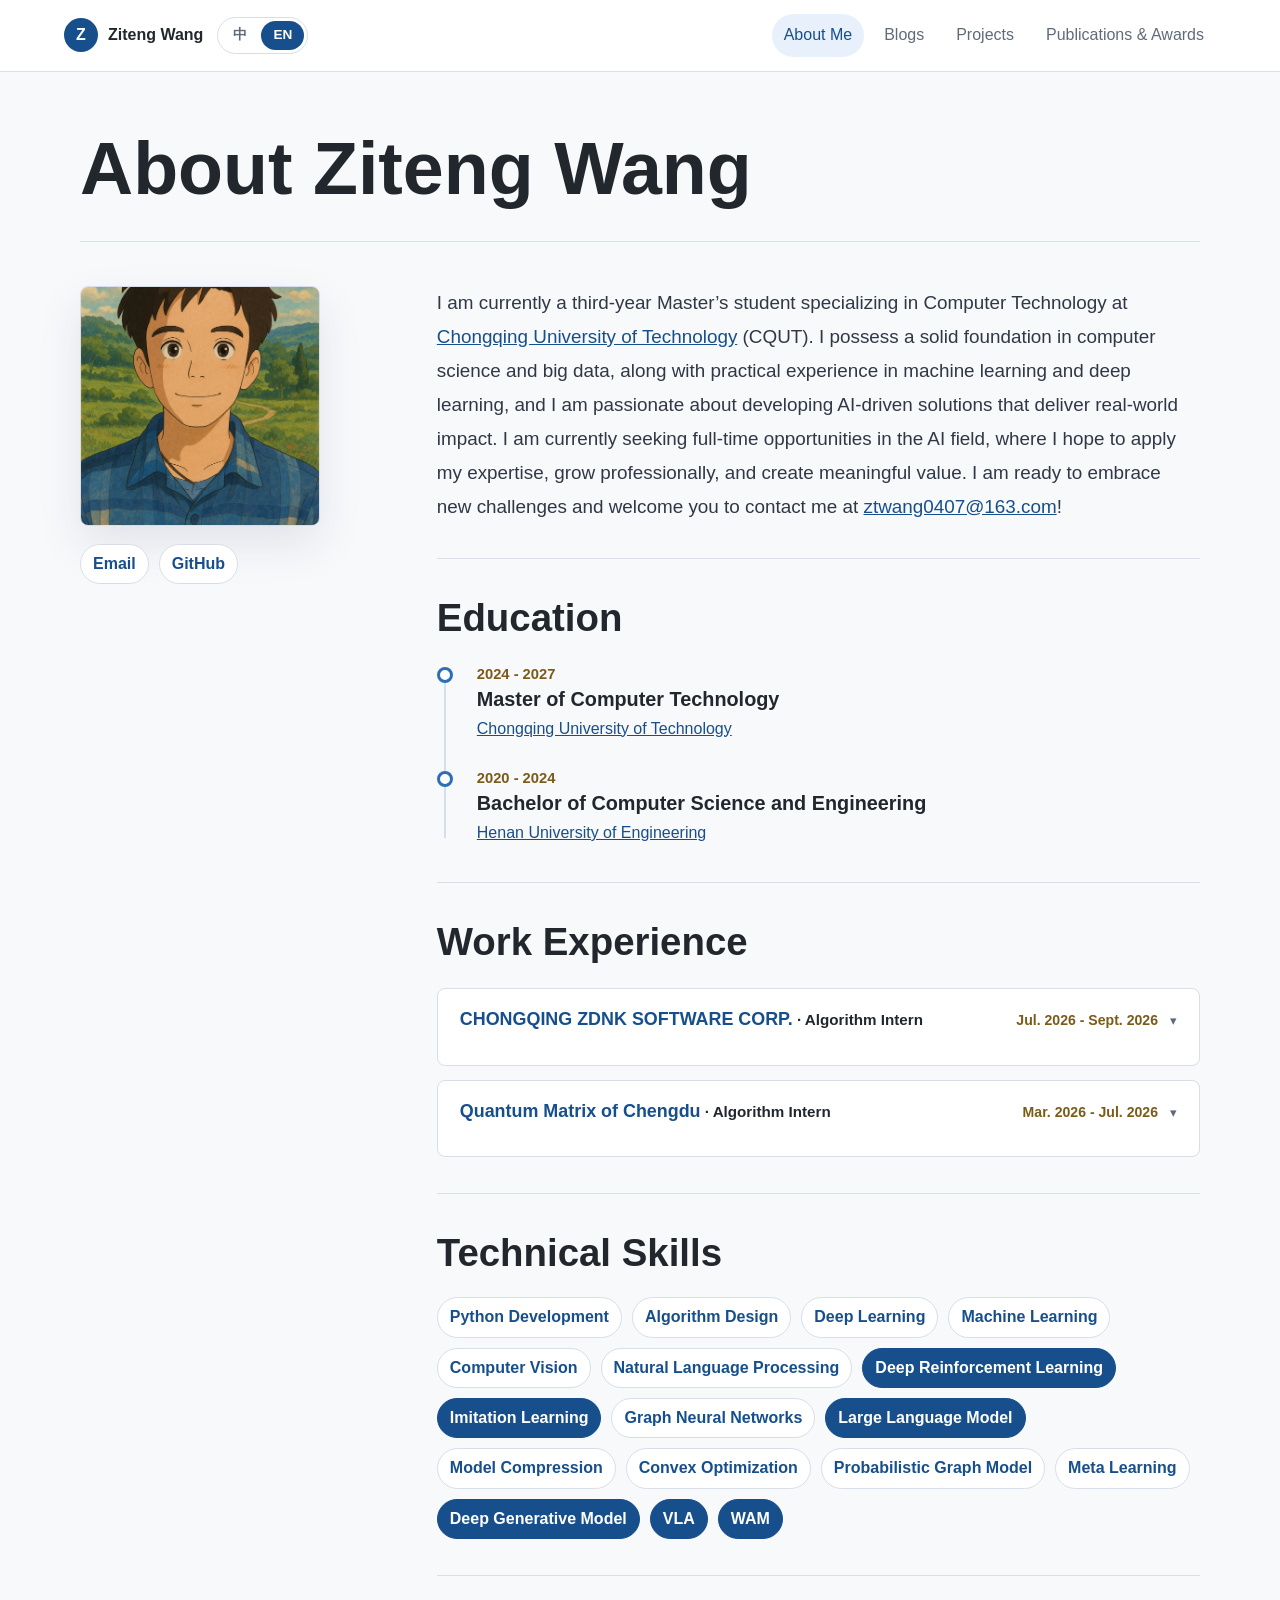
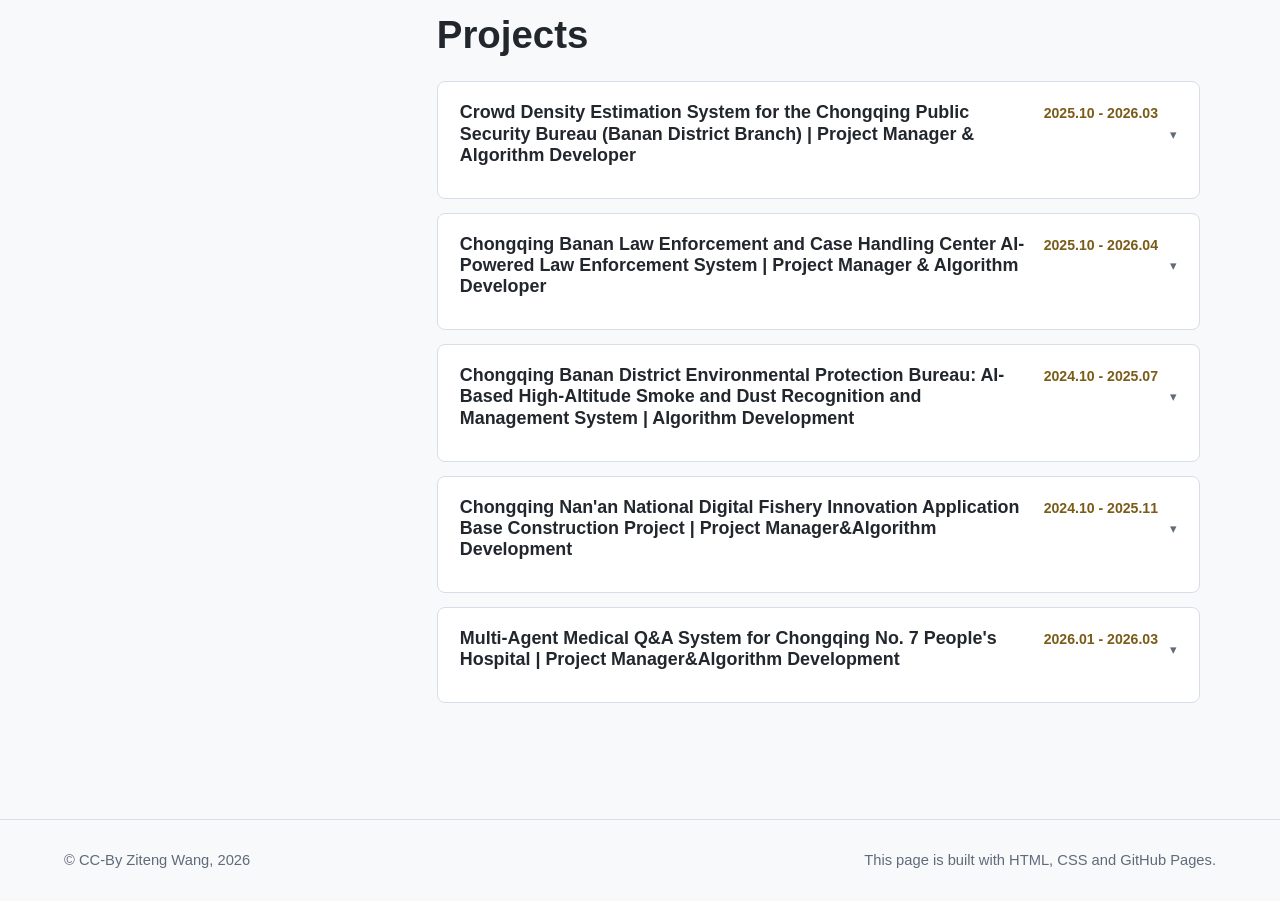
<file: index.html>
<!doctype html>
<html lang="en">
  <head>
    <meta charset="utf-8">
    <meta name="viewport" content="width=device-width, initial-scale=1">
    <meta name="description" content="About Ziteng Wang.">
    <title data-i18n="about.docTitle">About Ziteng Wang</title>
    <link rel="icon" href="assets/images/icon.avif">
    <link rel="stylesheet" href="assets/styles.css?v=20260923">
    <script src="assets/i18n.js?v=2"></script>
  </head>
  <body>
    <header class="site-header">
      <div class="header-left">
        <a class="brand" href="index.html" aria-label="Back to home" data-i18n-attr="aria-label:common.backHome">
          <span class="brand-mark">Z</span>
          <span>Ziteng Wang</span>
        </a>
        <div class="lang-switch" role="group" aria-label="Language" data-i18n-attr="aria-label:common.langSwitch">
          <button class="lang-option" type="button" data-lang="zh" aria-pressed="false" aria-label="切换到中文">中</button>
          <button class="lang-option" type="button" data-lang="en" aria-pressed="true" aria-label="Switch to English">EN</button>
        </div>
      </div>
      <nav class="nav-links" aria-label="Main navigation" data-i18n-attr="aria-label:nav.aria">
        <a aria-current="page" href="index.html" data-i18n="nav.about">About Me</a>
        <a href="articles.html" data-i18n="nav.blogs">Blogs</a>
        <a href="#projects" data-i18n="nav.projects">Projects</a>
        <a href="publish.html" data-i18n="nav.publications">Publications &amp; Awards</a>
      </nav>
    </header>

    <main class="about-page">
      <header class="page-title">
        <h1 data-i18n="about.docTitle">About Ziteng Wang</h1>
      </header>

      <section class="about-layout" aria-labelledby="about-title">
        <aside class="about-entity" aria-label="Profile" data-i18n-attr="aria-label:about.profileAria">
          <img class="about-image" src="assets/images/profile.png" alt="Portrait of Ziteng Wang" data-i18n-attr="alt:about.imageAlt">
          <div class="about-links" aria-label="Profile links" data-i18n-attr="aria-label:about.linksAria">
            <a href="mailto:ztwang0407@163.com" aria-label="Email">Email</a>
            <a href="https://github.com/ztwang0407" aria-label="GitHub">GitHub</a>
          </div>
        </aside>

        <div class="about-content">
          <p class="about-intro" id="about-title" data-i18n-html="about.intro">
            I am currently a third-year Master’s student specializing in Computer Technology at
            <a href="https://www.cqut.edu.cn/">Chongqing University of Technology</a> (CQUT).
            I possess a solid foundation in computer science and big data, along with practical
            experience in machine learning and deep learning, and I am passionate about developing
            AI-driven solutions that deliver real-world impact. I am currently seeking full-time
            opportunities in the AI field, where I hope to apply my expertise, grow professionally,
            and create meaningful value. I am ready to embrace new challenges and welcome you to
            contact me at <a href="mailto:ztwang0407@163.com">ztwang0407@163.com</a>!
          </p>

          <section class="resume-section" aria-labelledby="education-title">
            <h2 id="education-title" data-i18n="about.education">Education</h2>
            <div class="timeline">
              <article class="timeline-item">
                <span class="timeline-dot" aria-hidden="true"></span>
                <div class="timeline-content">
                  <div class="year">2024 - 2027</div>
                  <h3 data-i18n="about.eduMaster">Master of Computer Technology</h3>
                  <p><a href="https://www.cqut.edu.cn/" data-i18n="about.schoolCqut">Chongqing University of Technology</a></p>
                </div>
              </article>
              <article class="timeline-item">
                <span class="timeline-dot" aria-hidden="true"></span>
                <div class="timeline-content">
                  <div class="year">2020 - 2024</div>
                  <h3 data-i18n="about.eduBachelor">Bachelor of Computer Science and Engineering</h3>
                  <p><a href="https://www.haue.edu.cn/" data-i18n="about.schoolHaue">Henan University of Engineering</a></p>
                </div>
              </article>
            </div>
          </section>

          <section class="resume-section" aria-labelledby="experience-title">
            <h2 id="experience-title" data-i18n="about.work">Work Experience</h2>
            <!--
              实习卡片：结构与项目卡片一致（默认折叠只显示标题和时间，悬停展开，移开折叠）。
              写法同项目卡：中文放 class="lang-zh"，英文放 class="lang-en"；
              分点用 <ul class="lang-zh"><li>…</li></ul>，重点用 <span class="hl">…</span>；
              日期走 i18n 词典（about.workY1/Y2/Y3），其余内容直接写在这里。
              注意：下面三段实习的“简介/主要工作”是占位草稿，请按你的真实经历修改。
            -->
            <div class="project-list">

              <article class="project-card">
                <div class="project-head">
                  <h3>
                    <span class="lang-zh"><a href="http://www.zddps.cn/about">重庆正大能科科技有限公司</a><span class="work-role"> · 算法实习生</span></span>
                    <span class="lang-en"><a href="http://www.zddps.cn/about">CHONGQING ZDNK SOFTWARE CORP.</a><span class="work-role"> · Algorithm Intern</span></span>
                  </h3>
                  <span class="project-date" data-i18n="about.workY2">Jul. 2026 - Now</span>
                </div>
                <div class="project-body">
                  <div class="project-body-inner">
                    <p>
                      <span class="lang-zh"><strong class="project-label">实习简介：</strong>设计<strong class="hl">重庆工程学院校园 Agent 助手 (渝小工)</strong>，技术栈为<strong class="hl">Harness Engineering、Deepseek-v4-flash、Text-embedding-3-large、BGE</strong>。原学院 RAG 系统存在多版本制度误引、精确信息召回不稳、Agent 执行不可控、用户反馈无法接收等问题。面向全校师生，将其升级为连接学校官网与教务、学工、财务等校内数据库的问答与资料获取Agent，支撑制度问答、办事指引与官方资料直达。</span>
                      <span class="lang-en"><strong class="project-label">Overview:</strong>Designed an <strong class="hl">AI agent assistant for Chongqing Engineering Institute (nicknamed "Yu Xiaogong")</strong>, built using a technology stack comprising <strong class="hl">Harness Engineering, DeepSeek-v4-flash, text-embedding-3-large, and BGE</strong>. The college’s previous RAG (Retrieval-Augmented Generation) system suffered from issues such as the retrieval of outdated policy versions, inconsistent recall accuracy, unpredictable agent behavior, and a lack of mechanisms for user feedback. This upgraded system serves the entire campus community—students and faculty alike—by connecting the official college website with internal databases (including those for academic affairs, student services, and finance). It functions as an intelligent agent for Q&A and information retrieval, facilitating access to institutional policies, procedural guidance, and official documentation.</span>
                    </p>
                    <p>
                      <span class="lang-zh"><strong class="project-label">主要工作：</strong></span>
                      <span class="lang-en"><strong class="project-label">Main Work:</strong></span>
                    </p>
                    <ul class="lang-zh">
                      <li>基于 <strong class="hl">LangChain </strong>将问答链路编排为“意图识别、查询改写、混合检索、引用生成、结果复核”五段状态，实现意图与部门路由、查询改写、混合检索、引用生成、事实校验、反馈归因六类职能 Agent 并进行统一调度；设计 <strong class="hl">Harness</strong> 约束对全部 Agent 节点进行工具授权、师生身份鉴权与部门数据域隔离、事实校验与自动回滚等操作，杜绝跳过检索的自由作答。</li>
                      <li>意图路由、查询改写、引用生成、事实校验与反馈归因五个 Agent 使用 <strong class="hl">deepseek-v4-flash </strong> 设计，根据职能设计不同 prompt；检索使用 <strong class="hl">Text-embedding-3-large </strong> 与 BM25 词袋模型并使用 <strong class="hl">bge-reranker-v2-m3 </strong> 进行重排。项目整体 200 并发下吞吐由 8.7 req/s 提升至 57.9 req/s，业务域路由准确率 94.2%，单域 P95 3.6 s、跨域 5.4 s。</li>
                      <li><strong class="hl">设计分层 Memory 架构</strong>，将记忆拆分为工作记忆 (存入 <strong class="hl">Redis</strong>)、情景记忆、用户语义记忆、组织知识记忆和程序性策略记忆 (存入 <strong class="hl">MongoDB</strong>)；通过 <strong class="hl">MemoryContextBuilder</strong> 按师生角色权限、时效、级别裁剪上下文，支撑多轮追问与个性化办事指引，避免会话摘要、部门 FAQ 或模型推断被误当成官方制度引用。</li>
                      <li><strong class="hl">设计 Loop 自进化机制</strong>，实现执行、观察、反思、调整和部署闭环流程，采集点赞、点踩、纠错、追问、复制的内容；通过反思过程将 bad case 总结为检索、意图、生成或知识空白原因，并生成 Skill 候选，经历史Trace 回放、稳定哈希灰度和指标监控后发布或回滚。</li>
                    </ul>
                    <ul class="lang-en">
                      <li>Leveraging <strong class="hl">LangChain</strong>, the Q&A pipeline is orchestrated into a five-stage workflow: intent recognition, query rewriting, hybrid retrieval, citation generation, and result verification. This framework employs specialized agents—covering intent/department routing, query rewriting, hybrid retrieval, citation generation, fact-checking, and feedback attribution—under a unified scheduling system. A <strong class="hl">Harness</strong> layer is implemented to enforce constraints across all agent nodes, managing tool authorization, user-role authentication (faculty/student), data-domain isolation, fact-checking, and automated rollbacks, thereby preventing the model from generating ungrounded responses that bypass the retrieval process.</li>
                      <li>The intent routing, query rewriting, citation generation, fact-checking, and feedback attribution agents are powered by <strong class="hl">deepseek-v4-flash</strong>, with tailored prompts for each specific function. Retrieval utilizes <strong class="hl">text-embedding-3-large</strong> combined with the BM25 bag-of-words model, followed by re-ranking via <strong class="hl">bge-reranker-v2-m3</strong>. The system achieves a throughput of 57.9 req/s (up from 8.7 req/s) at 200 concurrent requests, with a 94.2% accuracy rate for domain routing; P95 latency is 3.6 seconds for single-domain queries and 5.4 seconds for cross-domain queries.</li>
                      <li>A <strong class="hl">layered memory architecture</strong> is designed, segmenting memory into working memory (stored in <strong class="hl">Redis</strong>), as well as episodic, user-semantic, organizational-knowledge, and procedural-strategy memories (stored in <strong class="hl">MongoDB</strong>). A <strong class="hl">MemoryContextBuilder</strong> dynamically filters context based on user roles (faculty/student), temporal relevance, and hierarchy. This supports multi-turn follow-up questions and personalized guidance, while ensuring that session summaries, departmental FAQs, or model-generated inferences are not mistakenly presented as official institutional policy.</li> </li>
                      <li><strong class="hl">Design a self-evolving loop mechanism</strong> to establish a closed-loop process—encompassing execution, observation, reflection, adjustment, and deployment—that captures user feedback such as likes, dislikes, corrections, follow-up questions, and content copying. Through the reflection phase, "bad cases" are categorized—identifying issues related to retrieval, intent, generation, or knowledge gaps—and used to generate candidate "Skills." These candidates undergo rigorous validation, including historical trace replay, stable hash-based canary releases, and performance metric monitoring, before being officially deployed or rolled back.</li>
                    </ul>
                  </div>
                </div>
              </article>

              <article class="project-card">
                <div class="project-head">
                  <h3>
                    <span class="lang-zh"><a href="http://www.datamatrixai.com/#/index">成都量子矩阵科技</a><span class="work-role"> · 算法实习生</span></span>
                    <span class="lang-en"><a href="http://www.datamatrixai.com/#/index">Quantum Matrix of Chengdu</a><span class="work-role"> · Algorithm Intern</span></span>
                  </h3>
                  <span class="project-date" data-i18n="about.workY3">Mar. 2026 - Jul. 2026</span>
                </div>
                <div class="project-body">
                  <div class="project-body-inner">
                    <p>
                      <span class="lang-zh"><strong class="project-label">实习简介：</strong>设计通用目标检测自动标注 Agent 系统。用户输入图像目录和待标注类别后，系统自动完成类别理解、检测模型选择、候选框生成、结果校验和标注文档导出，用于降低目标检测数据集构建中的人工初标成本。</span>
                      <span class="lang-en"><strong class="project-label">Overview:</strong> Design an automated annotation agent system for general object detection. After a user provides an image directory and the target object categories, the system automatically handles category interpretation, selection of detection models, generation of candidate bounding boxes, result verification, and export of annotation files—all aimed at reducing the manual labor costs involved in the initial labeling phase of building object detection datasets.</span>
                    </p>
                    <p>
                      <span class="lang-zh"><strong class="project-label">主要工作：</strong></span>
                      <span class="lang-en"><strong class="project-label">Main Work:</strong></span>
                    </p>
                    <ul class="lang-zh">
                      <li>实现 Query Parsing Agent、Detection Agent 等 Agent 架构，并基于 AutoGen 搭建多 Agent 协同流程。</li>
                      <li>使用 <strong class="hl">Qwen3-8B </strong>解析用户输入的标注类别、输出格式、置信度阈值等参数，并进行中英文类别映射和同义词扩展，提升开放词汇检测模型的召回能力。</li>
                      <li>构建检测模型能力元数据库，系统根据类别是否属于常见目标、是否需要开放词汇检测、是否需要边界精修，自动选择不同检测框架的推理路径。</li>
                      <li>使用 <strong class="hl">Qwen2.5-VL </strong>对候选框裁剪区域进行视觉语义校验，并实现 COCO 与 YOLO 标注格式自动导出；在自建多类别测试集上，类别解析准确率达 <strong class="hl">94% </strong>以上，mAP@0.5 达 <strong class="hl">86%</strong> ，标注格式转换正确率达 <strong class="hl">100%。</strong></li>
                    </ul>
                    <ul class="lang-en">
                      <li>Implemented an agent-based architecture—including a Query Parsing Agent and a Detection Agent—and established a multi-agent collaborative workflow using AutoGen.</li>
                      <li>Leveraged <strong class="hl">Qwen3-8B</strong> to parse user-provided parameters—such as annotation categories, output formats, and confidence thresholds—while performing Chinese-to-English category mapping and synonym expansion to enhance the recall of open-vocabulary detection models.</li>
                      <li>Developed a metadata database for detection model capabilities, enabling the system to automatically select the optimal inference path from various detection frameworks based on factors such as whether a category is a common object, requires open-vocabulary detection, or necessitates boundary refinement.</li>
                      <li>Utilized <strong class="hl">Qwen2.5-VL</strong> to perform visual-semantic verification on cropped candidate regions and implemented automated export of annotations into COCO and YOLO formats. On a custom multi-category test set, the system achieved over <strong class="hl">94%</strong> accuracy in category parsing, an mAP@0.5 of <strong class="hl">86%</strong>, and a 100% success rate in annotation format conversion.</li>
                    </ul>
                  </div>
                </div>
              </article>
            </div>
          </section>

          <section class="resume-section" aria-labelledby="skills-title">
            <h2 id="skills-title" data-i18n="about.skills">Technical Skills</h2>
            <div class="tech-tags">
              <span>Python Development</span>
              <span>Algorithm Design</span>
              <span>Deep Learning</span>
              <span>Machine Learning</span>
              <span>Computer Vision</span>
              <span>Natural Language Processing</span>
              <span class="highlight">Deep Reinforcement Learning</span>
              <span class="highlight">Imitation Learning</span>
              <span>Graph Neural Networks</span>
              <span class="highlight">Large Language Model</span>
              <span>Model Compression</span>
              <span>Convex Optimization</span>
              <span>Probabilistic Graph Model</span>
              <span>Meta Learning</span>
              <span class="highlight">Deep Generative Model</span>
              <span class="highlight">VLA</span>
              <span class="highlight">WAM</span>
            </div>
          </section>

          <section class="resume-section" id="projects" aria-labelledby="projects-title">
            <h2 id="projects-title" data-i18n="about.projects">Projects</h2>
            <!--
              在校项目卡片：复制一个 <article class="project-card"> ... </article> 就能新增一个项目。
              双语写法：中文放在 class="lang-zh" 的元素里，英文放在 class="lang-en" 的元素里，
              切换左上角语言时自动二选一显示，不需要改 i18n.js。
              主要工作分点：先写一行标签 <p>…主要工作：…</p>，再用 <ul class="lang-zh"><li>…</li></ul> 分点。
              重点内容高亮：任意文字用 <span class="hl">…</span> 或 <strong class="hl">…</strong> 包起来。
              卡片默认折叠（只显示标题和时间），鼠标悬停自动展开、移开自动折叠（纯 CSS，见 styles.css）；
              内容必须包在 <div class="project-body"> > <div class="project-body-inner"> 里才会参与折叠。
              触屏设备没有 hover，会直接显示完整内容不折叠。
              想让整张卡片可点击：把 <article class="project-card"> 换成 <a class="project-card" href="项目地址">。
            -->
            <div class="project-list">
              <article class="project-card">
                <div class="project-head">
                  <h3>
                    <span class="lang-zh">重庆市公安局巴南区分局人群密度估计系统｜ 项目经理&算法开发</span>
                    <span class="lang-en">Crowd Density Estimation System for the Chongqing Public Security Bureau (Banan District Branch) | Project Manager & Algorithm Developer</span>
                  </h3>
                  <span class="project-date">2025.10 - 2026.03</span>
                </div>
                <div class="project-body">
                  <div class="project-body-inner">
                  <p>
                    <span class="lang-zh"><strong class="project-label">技术栈：</strong>PyTorch、STEERER（HRNet-W18+CountingHead）、密度图后处理（局部极大值检测、连通域分析）</span>
                    <span class="lang-en"><strong class="project-label">Tech Stack:</strong> PyTorch, STEERER (HRNet-W18 + CountingHead), density map post-processing (local maxima detection, connected component analysis)</span>
                  </p>
                  <p>
                    <span class="lang-zh"><strong class="project-label">项目背景：</strong>高空固定摄像头推流至算法平台的多路实时人群密度估计系统：单 GPU 多路并发推理，实时输出人群密度与人数并对区域超限自动预警，已服务演唱会、马拉松等大型活动现场十余次, 如岳云鹏、郭富城重庆演唱会、2025-2026华熙鱼洞跨年活动。</span>
                    <span class="lang-en"><strong class="project-label">Background:</strong> A real-time, multi-stream crowd density estimation system utilizing high-mounted fixed cameras and an AI algorithm platform: the system supports concurrent inference across multiple video streams on a single GPU, providing real-time crowd density and headcount data alongside automatic alerts for capacity limit violations. It has been deployed at over ten large-scale events—including concerts by Yue Yunpeng and Aaron Kwok in Chongqing and the 2025–2026 New Year's Eve celebration at Huaxi Yudong.</span>
                  </p>
                  <p>
                    <span class="lang-zh"><strong class="project-label">主要工作：</strong></span>
                    <span class="lang-en"><strong class="project-label">Main Work:</strong></span>
                  </p>
                  <ul class="lang-zh">
                    <li>基于<strong class="hl">STEERER</strong>构建多摄像头实时人群密度估计系统，采用<strong class="hl">HRNet-W18</strong>骨干与密度回归<strong class="hl">CountingHead</strong>，通过 MOE 多分辨率融合缓解人头尺度差异，输出像素级密度图，实现大型活动现场人群数量统计与超限预警。</li>
                    <li>为解决单 GPU 多路视频并发下的实时性问题，设计<strong class="hl">取流—推理解耦</strong>管线：各路摄像头独立拉流解码、抽帧入队，经固定容量缓冲仅保留最新帧、丢弃陈旧帧，推理端统一调度消费，避免帧堆积导致延迟膨胀，保障多路并发下的端到端实时性。</li>
                    <li>针对夜间低光场景的计数鲁棒性问题，设计密度图后处理算法：以<strong class="hl">高斯滤波和阈值积分</strong>抑制噪点假密度、防止计数系统性偏高，通过<strong class="hl">局部极大值搜索</strong>提取人头候选峰、结合连通域统计聚合粘连密度团，从密度图恢复人员位置与计数，解决高密度场景的饱和低估，复杂场景人群计数由约<span class="hl">700人</span>修正至<span class="hl">8000</span>人量级，准确率达<span class="hl">90%</span>以上。</li>
                  </ul>
                  <ul class="lang-en">
                    <li>Developed a multi-camera, real-time crowd density estimation system based on <strong class="hl">STEERER</strong>, utilizing the <strong class="hl">HRNet-W18</strong> backbone and a density regression <strong class="hl">CountingHead</strong>. The system employs a Mixture-of-Experts (MoE) multi-resolution fusion strategy to mitigate head-scale variations and outputs pixel-level density maps, enabling crowd counting and capacity-limit alerts for large-scale events.</li>
                    <li>To address real-time performance challenges associated with concurrent multi-stream processing on a single GPU, a <strong class="hl">stream-inference decoupling</strong> pipeline was designed. Each camera stream independently handles decoding and frame sampling; a fixed-capacity buffer retains only the latest frames while discarding stale ones, and a unified scheduler manages consumption for inference. This prevents latency spikes caused by frame accumulation, ensuring end-to-end real-time performance during concurrent multi-stream processing.</li>
                    <li>To enhance counting robustness in low-light night scenes, a density map post-processing algorithm was developed. <strong class="hl">Gaussian filtering and thresholded integration</strong> are used to suppress noise-induced false density and prevent systematic overcounting. <strong class="hl">Local maxima search</strong> extracts candidate head peaks, while connected-component statistics aggregate merged density clusters; this approach recovers individual locations and counts from the density map, resolving the saturation-induced underestimation typical of high-density scenarios. Consequently, the crowd count for complex scenes was corrected from approximately <span class="hl">700</span> to the <span class="hl">8,000</span> range, achieving an accuracy exceeding <span class="hl">90%</span>.</li>
                  </ul>
                  </div>
                </div>
              </article>

              <article class="project-card">
                <div class="project-head">
                  <h3>
                    <span class="lang-zh">重庆巴南执法办案中心AI智能执法办案系统｜ 项目经理&算法开发</span>
                    <span class="lang-en">Chongqing Banan Law Enforcement and Case Handling Center AI-Powered Law Enforcement System | Project Manager & Algorithm Developer</span>
                  </h3>
                  <span class="project-date">2025.10 - 2026.04</span>
                </div>
                <div class="project-body">
                  <div class="project-body-inner">
                  <p>
                    <span class="lang-zh"><strong class="project-label">技术栈：</strong>PyTorch、YOLOv10、YOLOv10-Pose、AdaFace、ByteTrack</span>
                    <span class="lang-en"><strong class="project-label">Tech Stack:</strong> PyTorch、YOLOv10、YOLOv10-Pose、AdaFace、ByteTrack</span>
                  </p>
                  <p>
                    <span class="lang-zh"><strong class="project-label">项目背景：</strong>基于监控摄像头的中心安防系统：以 AdaFace 人脸识别完成人员身份注册与核验，以 YOLOv10 检测、YOLOv10-Pose 姿态估计与 ByteTrack 多目标跟踪支撑人员定位巡查，对攀高、倒地、睡岗、非法斗殴、擅自离岗五类异常行为实时判定，自动预警上报至告警消息中心。</span>
                    <span class="lang-en"><strong class="project-label">Background:</strong> A centralized security system based on surveillance cameras: It utilizes AdaFace for personnel identity registration and verification, and employs YOLOv10 detection, YOLOv10-Pose estimation, and ByteTrack multi-object tracking to support personnel localization and patrols. The system performs real-time detection of five types of abnormal behaviors—climbing to heights, falling down, sleeping on duty, fighting, and unauthorized absence—and automatically issues alerts to the alarm notification center.</span>
                  </p>
                  <p>
                    <span class="lang-zh"><strong class="project-label">主要工作：</strong></span>
                    <span class="lang-en"><strong class="project-label">Main Work:</strong></span>
                  </p>
                  <ul class="lang-zh">
                    <li>基于 <strong class="hl">AdaFace</strong> 构建人脸注册、识别、检测 REST 服务，支持请求队列削峰与健康检查；针对侧脸、遮挡等复杂视角引入多角度模板匹配与分级阈值策略，识别通过率由<span class="hl">50%</span>提升至<span class="hl">90%</span>。</li>
                    <li>基于 <strong class="hl">YOLOv10-Pose</strong> 输出的 17 个人体关键点构建行为判定管线，实现倒地、睡岗、非法斗殴检测：倒地以肩髋关键点构成的躯干向量与竖直方向夹角为主特征，联合目标框宽高比与关键点置信度做高召回判定与强过滤，经连续多帧状态确认后触发，误报率由<span class="hl">70%</span>降低至<span class="hl">15%</span>；睡岗以头部关键点跌破肩部连线的低头姿态，叠加关键点长时间低运动方差联合判定，规避低头取物等瞬时动作误报；斗殴对近距离人员对计算腕、肘关键点帧间运动速度与挥臂频率，结合轨迹接近程度多帧确认后触发。</li>
                    <li>基于 <strong class="hl">ByteTrack</strong> 实现跨帧跟踪与擅自离岗判定：将人脸识别身份与跟踪 ID 绑定，在岗人员轨迹连续断开 6 帧即判定擅自离岗并上报告警中心，目标重新检出后重连轨迹、恢复在岗状态。</li>
                    <li>基于 <strong class="hl">YOLOv10</strong> 在自定义 AOI 危险区域内进行攀高判定：区域以多边形描述，支持从 JSON 文件按摄像头源加载与动态更新，结合目标框与区域的空间关系判定入侵，并设置告警冷却窗口避免重复告警刷屏。</li>
                  </ul>
                  <ul class="lang-en">
                    <li>Developed REST services for face registration, recognition, and detection based on <strong class="hl">AdaFace</strong>, featuring request queueing for traffic smoothing and health checks; implemented multi-angle template matching and tiered threshold strategies to handle complex perspectives such as profile views and occlusions, increasing the recognition pass rate from <span class="hl">50%</span> to <span class="hl">90%</span>.</li>
                    <li>Built an action analysis pipeline using 17 human keypoints from <strong class="hl">YOLOv10-Pose</strong> to detect falls, sleeping on duty, and fighting: fall detection relies primarily on the angle between the vertical axis and the torso vector (formed by shoulder and hip keypoints), combined with bounding box aspect ratios and keypoint confidence scores to ensure high recall and effective filtering—triggering only after state confirmation across multiple consecutive frames, which reduced the false positive rate from <span class="hl">70%</span> to <span class="hl">15%</span>; sleeping-on-duty detection identifies a "head-down" posture (where the head keypoint drops below the line connecting the shoulders) combined with low keypoint movement variance over time to avoid false positives from momentary actions like picking up an object; fighting detection monitors close-proximity individuals by calculating inter-frame movement speeds and arm-swing frequencies of wrist and elbow keypoints, triggering an alert after multi-frame confirmation based on trajectory proximity.</li>
                    <li>Implemented cross-frame tracking and unauthorized absence detection using <strong class="hl">ByteTrack</strong>: linked face recognition identities with tracking IDs; unauthorized absence is flagged and reported to the alarm center if an on-duty person's trajectory is interrupted for 6 consecutive frames, with automatic trajectory reconnection and status restoration upon re-detection.</li>
                    <li>Implemented high-altitude climbing detection within custom AOI (Area of ​​Interest) danger zones using <strong class="hl">YOLOv10</strong>: zones are defined as polygons and support loading/dynamic updates from JSON files based on camera sources; intrusion is determined by the spatial relationship between the bounding box and the zone, with an alarm cooldown window configured to prevent alert flooding.</li>
                  </ul>
                  </div>
                </div>
              </article>

              <article class="project-card">
                <div class="project-head">
                  <h3>
                    <span class="lang-zh">重庆市巴南区环保局高空烟尘 AI 识别管理系统｜ 算法开发</span>
                    <span class="lang-en">Chongqing Banan District Environmental Protection Bureau: AI-Based High-Altitude Smoke and Dust Recognition and Management System | Algorithm Development</span>
                  </h3>
                  <span class="project-date">2024.10 - 2025.07</span>
                </div>
                <div class="project-body">
                  <div class="project-body-inner">
                  <p>
                    <span class="lang-zh"><strong class="project-label">技术栈：</strong>PyTorch、YOLOv5、射线法</span>
                    <span class="lang-en"><strong class="project-label">Tech Stack:</strong> PyTorch, YOLOv5, ray-casting method</span>
                  </p>
                  <p>
                    <span class="lang-zh"><strong class="project-label">项目背景：</strong>通过视频 AI 监控系统自动识别和定位企业排放以及无组织焚烧等产生的烟雾并实时推送报警。</span>
                    <span class="lang-en"><strong class="project-label">Background:</strong> An AI-based video monitoring system automatically identifies and pinpoints smoke—such as that from industrial emissions or uncontrolled open burning—and issues real-time alerts.</span>
                  </p>
                  <p>
                    <span class="lang-zh"><strong class="project-label">主要工作：</strong></span>
                    <span class="lang-en"><strong class="project-label">Main Work:</strong></span>
                  </p>
                  <ul class="lang-zh">
                    <li>训练 <strong class="hl">YOLOv5</strong> 模型，将 <strong class="hl">pytorch</strong> 模型转换适用于瑞芯的<strong class="hl">RKNN</strong>模型格式并进行相应部署。</li>
                    <li>通过摄像头点位识别、射线法与区域判断方法设计摄像头点位划分和画面划分，解决目标区域定位问题。</li>
                    <li>通过图像差分开发静态过滤算法，模型对摄像头上的水珠及远景白色建筑物等静态物体的误报率由<span class="hl">30%</span>降至<span class="hl">5%</span>。</li>
                  </ul>
                  <ul class="lang-en">
                    <li>Train a <strong class="hl">YOLOv5</strong> model, convert the <strong class="hl">PyTorch</strong> model into the <strong class="hl">RKNN</strong> format compatible with Rockchip hardware, and deploy it accordingly.</li>
                    <li>Address target area localization by designing camera placement and image segmentation strategies using camera point identification, ray-casting, and region-based analysis.</li>
                    <li>Develop a static filtering algorithm based on image differencing, reducing the model's false-positive rate for static objects—such as water droplets on the camera lens and distant white buildings—from <span class="hl">30%</span> to <span class="hl">5%</span>.</li>
                  </ul>
                  </div>
                </div>
              </article>
              
              <article class="project-card">
                <div class="project-head">
                  <h3>
                    <span class="lang-zh">重庆南岸国家数字渔业创新应用基地建设项目 ｜ 项目经理&算法开发</span>
                    <span class="lang-en">Chongqing Nan'an National Digital Fishery Innovation Application Base Construction Project | Project Manager&Algorithm Development</span>
                  </h3>
                  <span class="project-date">2024.10 - 2025.11</span>
                </div>
                <div class="project-body">
                  <div class="project-body-inner">
                  <p>
                    <span class="lang-zh"><strong class="project-label">技术栈：</strong>PyTorch、YOLOv5、DeepLabV3+、OpenCV</span>
                    <span class="lang-en"><strong class="project-label">Tech Stack:</strong> PyTorch、YOLOv5、DeepLabV3+、OpenCV</span>
                  </p>
                  <p>
                    <span class="lang-zh"><strong class="project-label">项目背景：</strong>通过无人机、无人船以及定点摄像头的视频流进行 AI 识别，实现对水库内钓鱼、游泳等非法常见的自动识别和定位，并向管理员发送警报和对无人机、无人船进行相应调度。</span>
                    <span class="lang-en"><strong class="project-label">Background:</strong> AI-based video analysis using drones, unmanned surface vessels (USVs), and fixed cameras enables the automatic detection and localization of common illicit activities—such as fishing and swimming—within the reservoir, while simultaneously triggering alerts for administrators and coordinating the deployment of drones and USVs.</span>
                  </p>
                  <p>
                    <span class="lang-zh"><strong class="project-label">主要工作：</strong></span>
                    <span class="lang-en"><strong class="project-label">Main Work:</strong></span>
                  </p>
                  <ul class="lang-zh">
                    <li>通过爬虫和实地拍摄的方式采集数据，训练 <strong class="hl">YOLOv5</strong> 目标检测模型与 <strong class="hl">DeepLabV3+</strong> 语义分割模型，并将 <strong class="hl">PyTorch</strong> 模型转换成 <strong class="hl">OM</strong> 模型格式，部署至<strong class="hl">华为昇腾 310</strong> 完成端侧推理。</li>
                    <li>为解决实地数据稀少、检测不精确的问题，开发<strong class="hl">多模型联合检测过滤</strong>算法；开发空间过滤算法，处理同一事件重复报警问题。</li>
                    <li>设计<strong class="hl">游泳、钓鱼、人员聚集、水面漂浮物、山火</strong> 5 类场景检测体系：漂浮物与山火基于<strong class="hl"> YOLOv5s </strong>训练对应下游识别模型，统一接入告警过滤与上报链路。</li>
                    <li>基于 <strong class="hl">YOLOv5-Pose</strong> 人体关键点设计游泳/钓鱼行为判别算法：以躯干倾角（肩中点—髋中点连线与竖直方向夹角）一级区分直立与水平姿态，以下肢关键点可见性（水体遮挡导致置信度衰减）与持竿手臂特征（双腕低于肩线、间距收窄）二级细分，关键点模糊样本下沉至水域分割兜底。</li>
                    <li>针对岸边观赏风景被误判为钓鱼的问题，设计基于 <strong class="hl">DeepLabV3+</strong> 水面分割的区域上下文过滤算法：以检测框左上角、右下角为直径端点作圆，统计圆内水域像素占比，占比处于 <span class="hl">30%~50%</span> 区间判定为钓鱼，形成“姿态判别 + 区域上下文”双级误报抑制。</li>
                    <li>人员聚集检测：基于 <strong class="hl">YOLOv5s</strong> 人体检测结果，以检测框中心点欧氏距离判定人员接近关系（距离 小于0.5m 判为接近），接近人数超过 4 人时触发聚集告警。</li>
                  </ul>
                  <ul class="lang-en">
                    <li>Collected data via web scraping and on-site photography to train <strong class="hl">YOLOv5</strong> object detection and <strong class="hl">DeepLabV3+</strong> semantic segmentation models; converted <strong class="hl">PyTorch</strong> models to <strong class="hl">OM</strong> format and deployed them on the <strong class="hl">Huawei Ascend 310</strong> for edge-side inference.</li>
                    <li>Developed a <strong class="hl">multi-model joint detection and filtering</strong> algorithm to address issues with data scarcity and detection inaccuracy; developed a spatial filtering algorithm to handle duplicate alarms for the same event.</li>
                    <li>Designed a detection system covering five scenarios: <strong class="hl">swimming, fishing, crowd gathering, floating debris, and wildfires</strong>. Specialized downstream recognition models based on <strong class="hl">YOLOv5s</strong> were trained for floating debris and wildfires, with all scenarios integrated into a unified alarm filtering and reporting pipeline.</li>
                    <li>Designed algorithms to identify swimming and fishing behaviors using <strong class="hl">YOLOv5-Pose</strong> human keypoint detection: a primary classification distinguishes between upright and horizontal postures based on torso inclination (the angle between the vertical axis and the line connecting the mid-shoulder and mid-hip points); a secondary classification refines this based on lower-limb keypoint visibility (confidence degradation due to water occlusion) and rod-holding arm characteristics (both wrists below shoulder line, reduced distance between wrists); samples with ambiguous keypoints are handled by a fallback water-area segmentation mechanism.</li>
                    <li>To address false positives where people sightseeing on the shore were misidentified as fishing, designed a region-context filtering algorithm based on <strong class="hl">DeepLabV3+</strong> water-surface segmentation: a circle is drawn using the top-left and bottom-right corners of the detection box as diameter endpoints, and the proportion of water-area pixels within the circle is calculated; a proportion in the <span class="hl">30%–50%</span> range triggers a fishing classification, establishing a two-stage false-alarm suppression strategy combining "posture analysis" and "region context."</li>
                    <li>Crowd gathering detection: Based on <strong class="hl">YOLOv5s</strong> human detection results, proximity between individuals is determined by the Euclidean distance between the centers of the detection boxes (a distance of less than 0.5m is classified as "close proximity"); a gathering alert is triggered when the number of individuals in close proximity exceeds four.</li>
                  </ul>
                  </div>
                </div>
              </article>

              <article class="project-card">
                <div class="project-head">
                  <h3>
                    <span class="lang-zh">重庆市第七人民医院医疗多 Agent 问答系统 ｜ 项目经理&算法开发</span>
                    <span class="lang-en">Multi-Agent Medical Q&A System for Chongqing No. 7 People's Hospital | Project Manager&Algorithm Development</span>
                  </h3>
                  <span class="project-date">2026.01 - 2026.03</span>
                </div>
                <div class="project-body">
                  <div class="project-body-inner">
                  <p>
                    <span class="lang-zh"><strong class="project-label">技术栈：</strong>:Qwen3.5-9B、SFT、GSPO</span>
                    <span class="lang-en"><strong class="project-label">Tech Stack:</strong> Qwen3.5-9B、SFT、GSPO</span>
                  </p>
                  <p>
                    <span class="lang-zh"><strong class="project-label">项目背景：</strong>围绕长尾医疗推理与安全回答数据稀缺问题，开展医疗数据合成与模型能力增强; 同时面向传统单 Agent 医疗问答在复杂问题分析、多轮理解、响应效率和安全约束方面的不足，构建多症状、多维度咨询场景下的医疗智能问答系统。</span>
                    <span class="lang-en"><strong class="project-label">Background:</strong> To address the scarcity of data for long-tail medical reasoning and safe response generation, this project focuses on medical data synthesis and the enhancement of model capabilities. Furthermore, to overcome the limitations of traditional single-agent medical Q&A systems—such as difficulties in analyzing complex queries, challenges in multi-turn comprehension, suboptimal response efficiency, and inadequate adherence to safety constraints—we are developing an intelligent medical Q&A system designed for multi-symptom, multi-dimensional consultation scenarios.</span>
                  </p>
                  <p>
                    <span class="lang-zh"><strong class="project-label">主要工作：</strong></span>
                    <span class="lang-en"><strong class="project-label">Main Work:</strong></span>
                  </p>
                  <ul class="lang-zh">
                    <li>针对长尾医疗推理和安全回答短板，构建能力感知数据合成流程，通过<strong class="hl">多 Agent 协作生成高质量训练数据</strong>; 基于 <strong class="hl">Qwen3.5-9B </strong>进行医疗问答 SFT，以六维 Rubric 用于能力诊断、数据筛选、质量评估和安全性控制。收集 3,304 条高质量 SFT 样本和 800 条高难度评测集; 经 SFT 优化后，5 项 benchmark 均分 48.7 提升至 57.7。</li>
                    <li>基于 <strong class="hl">Qwen3.5-9B </strong>训练医疗问答 VLM 作为 3 类医疗 Agent 的核心推理引擎，采用 <strong class="hl">SFT+GSPO </strong>两阶段优化，别使用 40 万/10 万条医疗 VQA 数据; 设计多维度复合奖励机制，从医学事实一致性、推理完整性、回答安全性和格式规范性等维度优化模型输出质量。</li>
                    <li>将医疗问答能力拆分为 7 类原子 Skill, 并由 3 类专业 Agent 按任务自主调用, 之间完全解耦;70% 单 Agent与 30%Swarm 协作，实现复杂问题自动拆解、多 Agent 并行推理与共享上下文同步。</li>
                    <li>构建双层记忆与熵管理机制，实现会话历史压缩 35% 与跨会话相似案例召回; 结合安全约束系统，通过YAML 定义 Agent 能力边界，并支持医疗安全输出修复。</li>
                  </ul>
                  <ul class="lang-en">
                    <li>To address shortcomings in long-tail medical reasoning and safe response generation, we developed a capability-aware data synthesis pipeline that leverages <strong class="hl">multi-agent collaboration to produce high-quality training data</strong>. We performed Supervised Fine-Tuning (SFT) on the <strong class="hl">Qwen3.5-9B</strong> model for medical Q&A, utilizing a six-dimensional rubric for capability diagnosis, data filtering, quality assessment, and safety control. This process yielded 3,304 high-quality SFT samples and an 800-item, high-difficulty evaluation set. Following SFT optimization, the average score across five benchmarks improved from 48.7 to 57.7.</li>
                    <li>We trained a medical Q&A Vision-Language Model (VLM) based on <strong class="hl">Qwen3.5-9B</strong> to serve as the core reasoning engine for three types of medical agents. The model underwent a two-stage optimization process—<strong class="hl">SFT followed by GSPO</strong>—using 400,000 and 100,000 medical VQA samples, respectively. A multi-dimensional composite reward mechanism was implemented to enhance output quality by evaluating factors such as medical factual consistency, reasoning completeness, response safety, and adherence to formatting standards.</li>
                    <li>Medical Q&A capabilities were decomposed into seven distinct "atomic skills," which are independently invoked by three types of specialized agents—ensuring full decoupling between them. A hybrid operational model—comprising 70% single-agent execution and 30% swarm-based collaboration—enables the automated decomposition of complex queries, parallel reasoning across multiple agents, and synchronized sharing of context.</li>
                    <li>We established a dual-layer memory and entropy management mechanism, achieving a 35% reduction in conversation history size while enabling the retrieval of similar cases from past sessions. Furthermore, a safety constraint system—defined via YAML—establishes the operational boundaries for each agent and supports the correction of medical outputs to ensure safety.</li>
                  </ul>
                  </div>
                </div>
              </article>
              
            </div>
          </section>
        </div>
      </section>
    </main>

    <footer class="site-footer">
      <span>© CC-By Ziteng Wang, 2026</span>
      <span data-i18n="footer.built">This page is built with HTML, CSS and GitHub Pages.</span>
    </footer>
  </body>
</html>
</file>
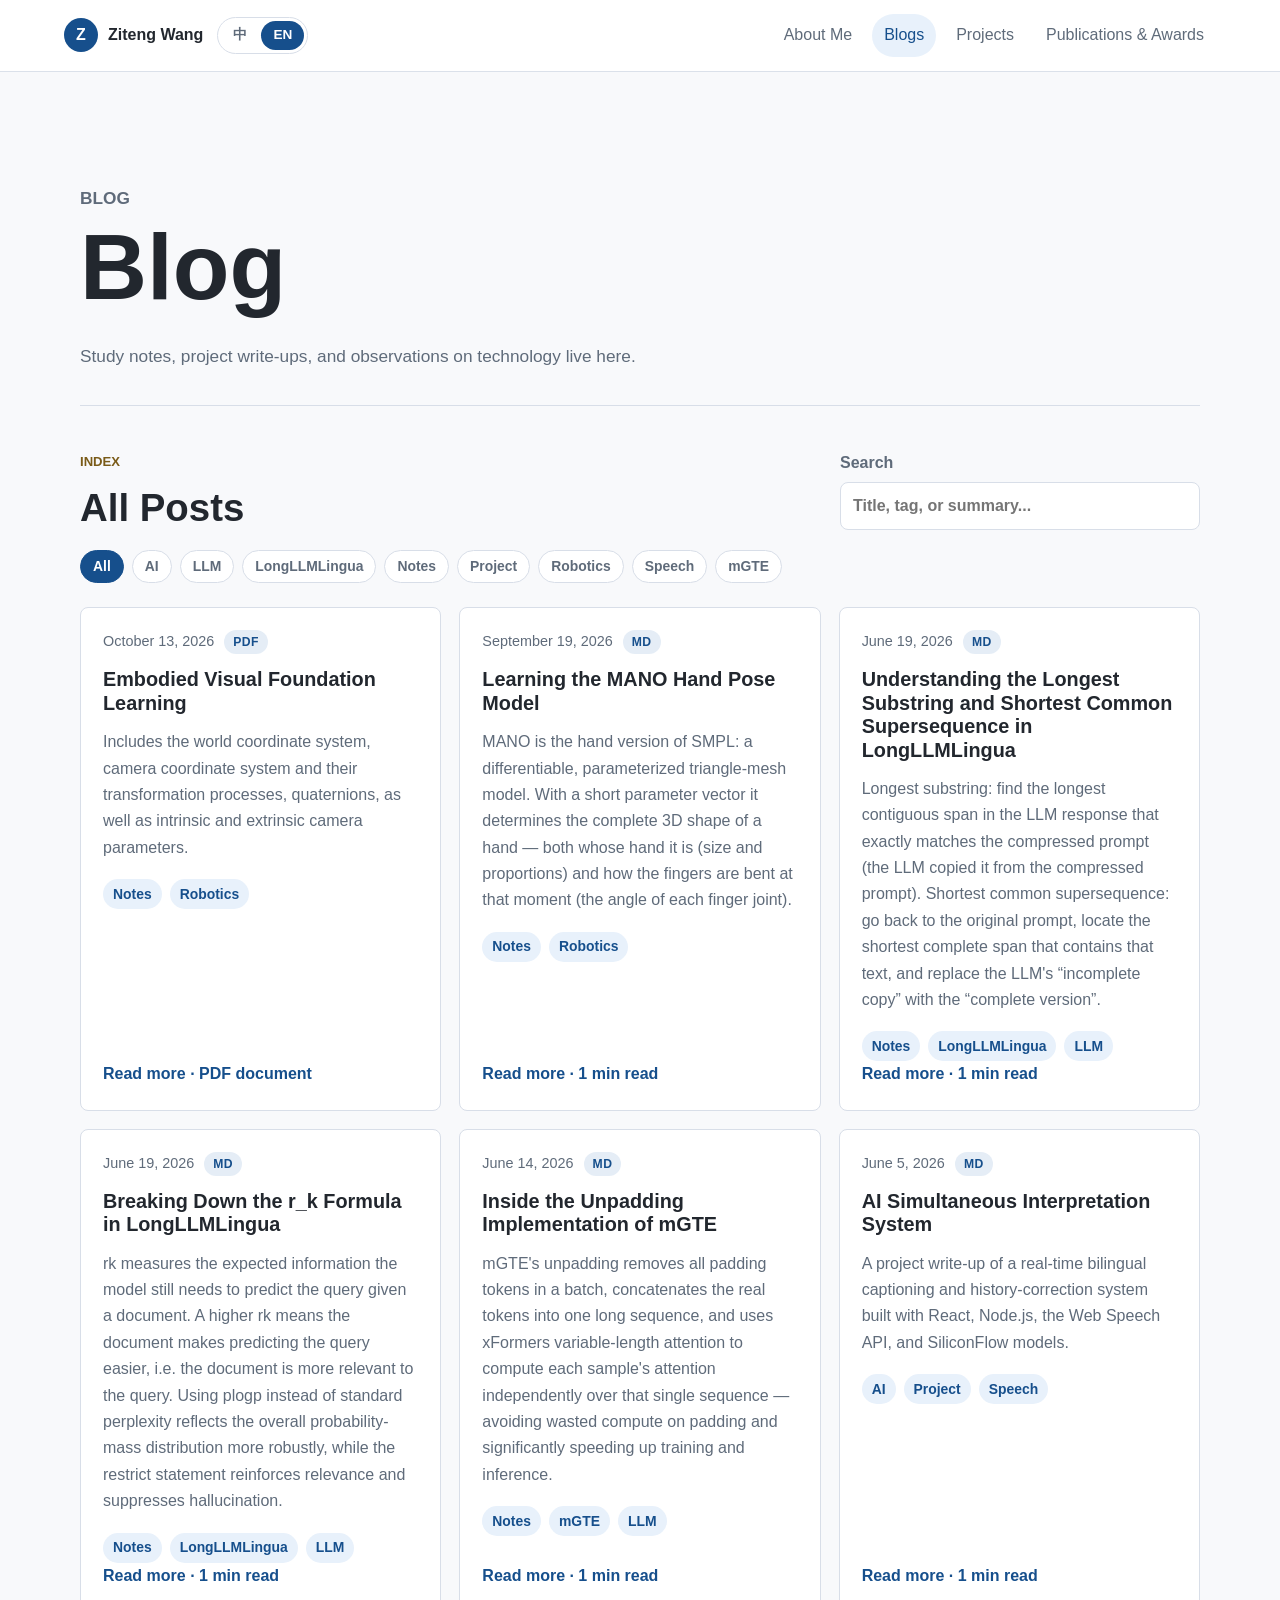
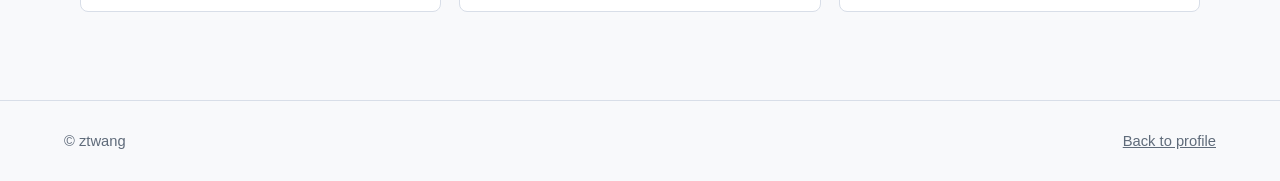
<file: articles.html>
<!doctype html>
<html lang="zh-CN">
  <head>
    <meta charset="utf-8">
    <meta name="viewport" content="width=device-width, initial-scale=1">
    <meta name="description" content="ztwang 的博客文章列表。">
    <title data-i18n="articles.docTitle">文章 - ztwang</title>
    <link rel="stylesheet" href="assets/styles.css?v=20260923">
    <script src="assets/i18n.js?v=2"></script>
  </head>
  <body>
    <header class="site-header">
      <div class="header-left">
        <a class="brand" href="index.html" aria-label="回到首页" data-i18n-attr="aria-label:common.backHome">
          <span class="brand-mark">Z</span>
          <span>Ziteng Wang</span>
        </a>
        <div class="lang-switch" role="group" aria-label="切换语言" data-i18n-attr="aria-label:common.langSwitch">
          <button class="lang-option" type="button" data-lang="zh" aria-pressed="true" aria-label="切换到中文">中</button>
          <button class="lang-option" type="button" data-lang="en" aria-pressed="false" aria-label="Switch to English">EN</button>
        </div>
      </div>
      <nav class="nav-links" aria-label="主导航" data-i18n-attr="aria-label:nav.aria">
        <a href="index.html" data-i18n="nav.about">About Me</a>
        <a aria-current="page" href="articles.html" data-i18n="nav.blogs">Blogs</a>
        <a href="index.html#projects" data-i18n="nav.projects">Projects</a>
        <a href="publish.html" data-i18n="nav.publications">Publications &amp; Awards</a>
      </nav>
    </header>

    <main>
      <section class="articles-hero" aria-labelledby="articles-title">
        <p class="section-kicker" data-i18n="articles.kicker">Blogs</p>
        <h1 id="articles-title" data-i18n="articles.h1">文章</h1>
        <p data-i18n="articles.desc">学习笔记、项目复盘和技术观察会整理在这里。</p>
      </section>

      <section class="posts-section standalone" aria-labelledby="posts-title">
        <div class="section-heading">
          <div>
            <p class="section-kicker" data-i18n="articles.index">Index</p>
            <h2 id="posts-title" data-i18n="articles.allPosts">全部文章</h2>
          </div>
          <label class="search-box">
            <span data-i18n="articles.search">搜索</span>
            <input id="searchInput" type="search" placeholder="标题、标签、摘要..." autocomplete="off" data-i18n-attr="placeholder:articles.searchPlaceholder">
          </label>
        </div>
        <div class="filters" id="tagFilters" aria-label="文章标签筛选" data-i18n-attr="aria-label:articles.filtersAria"></div>
        <div class="post-list" id="postList" aria-live="polite"></div>
        <p class="empty-state hidden" id="emptyState" data-i18n="articles.empty">没有找到匹配的文章。</p>
      </section>
    </main>

    <footer class="site-footer">
      <span>© ztwang</span>
      <span><a href="index.html" data-i18n="footer.backProfile">返回个人主页</a></span>
    </footer>

    <script src="assets/home.js?v=7" type="module"></script>
  </body>
</html>
</file>
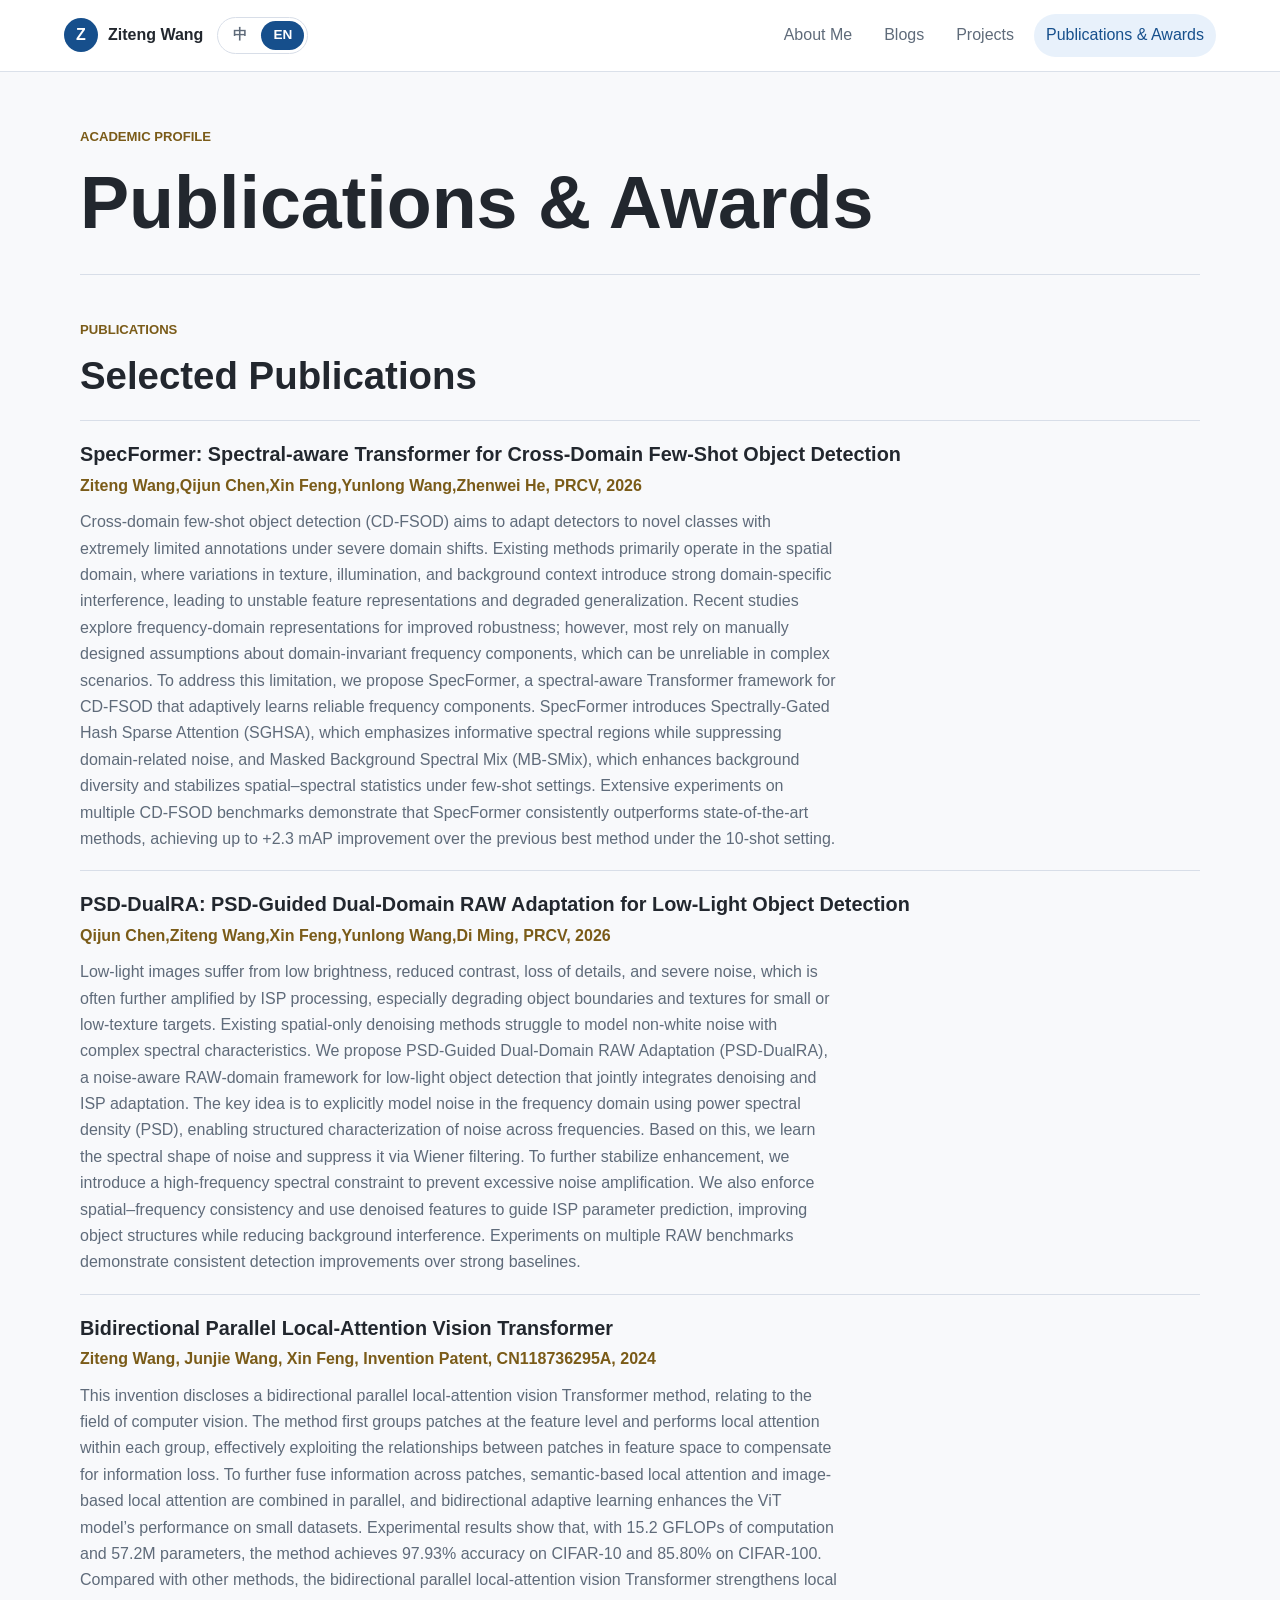
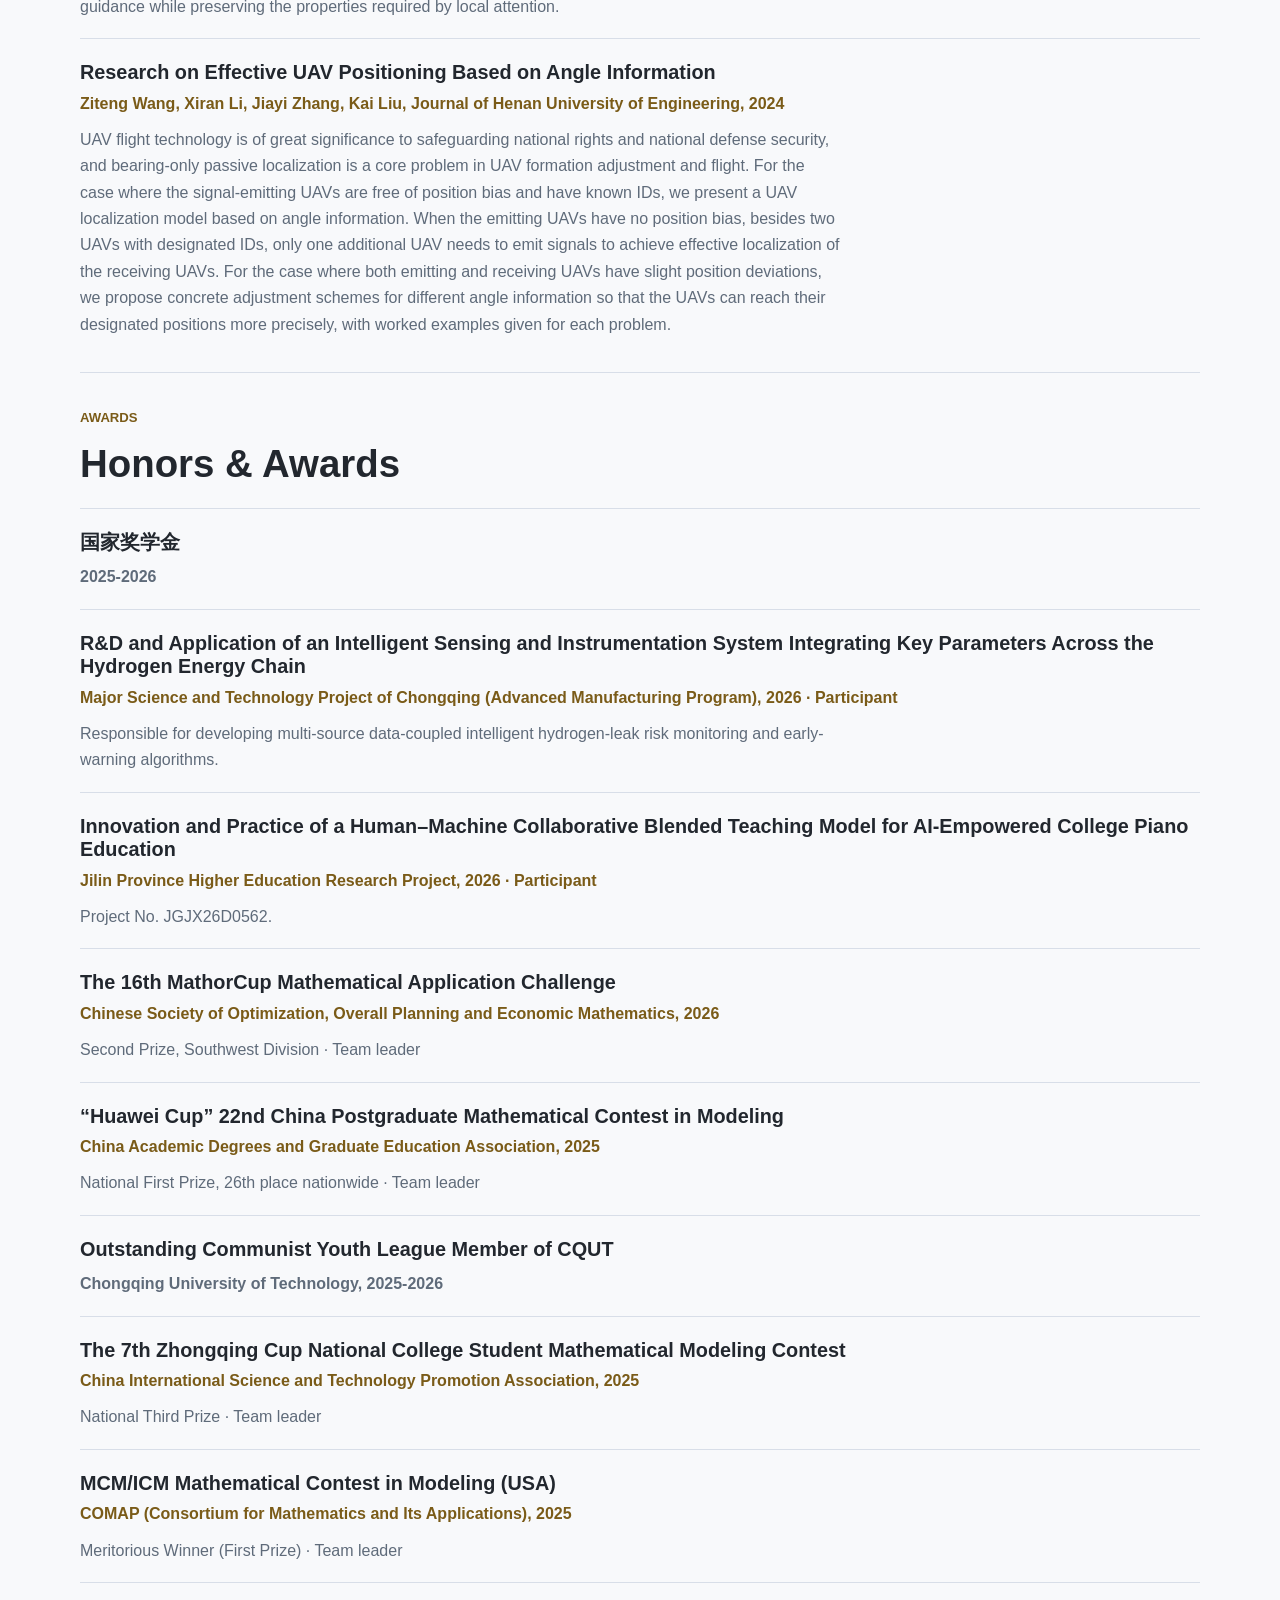
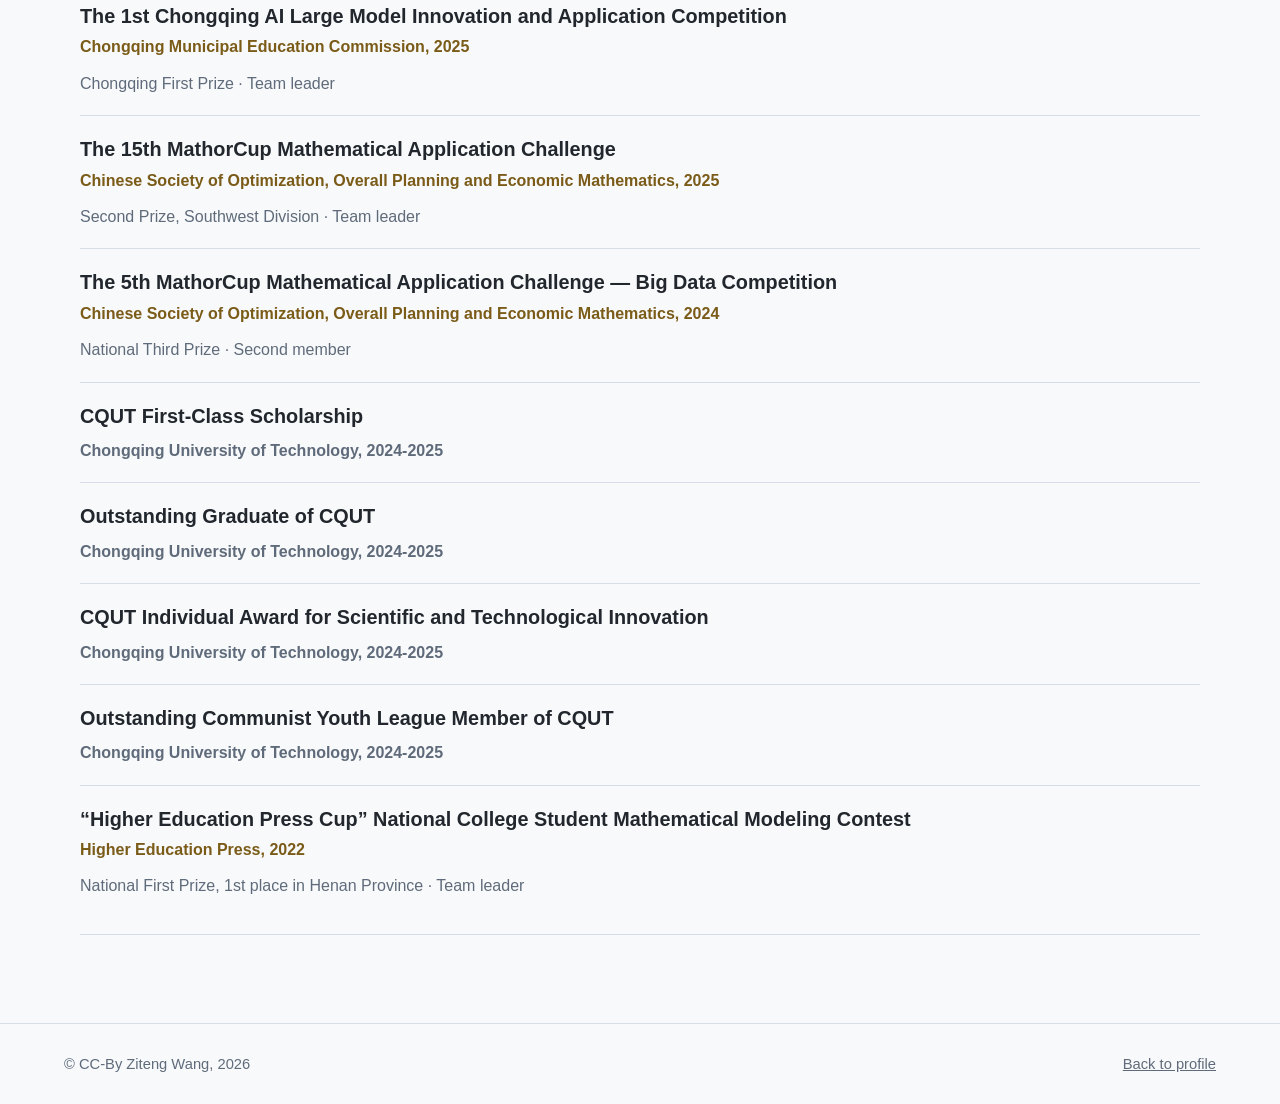
<file: publish.html>
<!doctype html>
<html lang="en">
  <head>
    <meta charset="utf-8">
    <meta name="viewport" content="width=device-width, initial-scale=1">
    <meta name="description" content="Publications and awards of Ziteng Wang.">
    <title data-i18n="pub.h1">Publications &amp; Awards - Ziteng Wang</title>
    <link rel="icon" href="assets/images/icon.avif">
    <link rel="stylesheet" href="assets/styles.css?v=20260923">
    <script src="assets/i18n.js?v=2"></script>
  </head>
  <body>
    <header class="site-header">
      <div class="header-left">
        <a class="brand" href="index.html" aria-label="Back to home" data-i18n-attr="aria-label:common.backHome">
          <span class="brand-mark">Z</span>
          <span>Ziteng Wang</span>
        </a>
        <div class="lang-switch" role="group" aria-label="Language" data-i18n-attr="aria-label:common.langSwitch">
          <button class="lang-option" type="button" data-lang="zh" aria-pressed="false" aria-label="切换到中文">中</button>
          <button class="lang-option" type="button" data-lang="en" aria-pressed="true" aria-label="Switch to English">EN</button>
        </div>
      </div>
      <nav class="nav-links" aria-label="Main navigation" data-i18n-attr="aria-label:nav.aria">
        <a href="index.html" data-i18n="nav.about">About Me</a>
        <a href="articles.html" data-i18n="nav.blogs">Blogs</a>
        <a href="index.html#projects" data-i18n="nav.projects">Projects</a>
        <a aria-current="page" href="publish.html" data-i18n="nav.publications">Publications &amp; Awards</a>
      </nav>
    </header>

    <main class="academic-page">
      <header class="page-title">
        <p class="section-kicker" data-i18n="pub.kicker">Academic Profile</p>
        <h1 data-i18n="pub.h1">Publications &amp; Awards</h1>
      </header>

      <section class="academic-layout" aria-labelledby="publications-title">
        <article class="academic-section" id="publications">
          <div class="section-heading compact">
            <div>
              <p class="section-kicker" data-i18n="pub.pubKicker">Publications</p>
              <h2 id="publications-title" data-i18n="pub.pubTitle">Selected Publications</h2>
            </div>
          </div>
          <div class="academic-list">
            <div class="academic-placeholder">
              <h3>SpecFormer: Spectral-aware Transformer for Cross-Domain Few-Shot Object Detection</h3>
              <p class="academic-meta">Ziteng Wang,Qijun Chen,Xin Feng,Yunlong Wang,Zhenwei He, PRCV, 2026</p>
              <p>
                Cross-domain few-shot object detection (CD-FSOD) aims to adapt detectors to novel classes with extremely limited annotations under severe domain shifts. Existing methods primarily operate in the spatial domain, where variations in texture, illumination, and background context introduce strong domain-specific interference, leading to unstable feature representations and degraded generalization. Recent studies explore frequency-domain representations for improved robustness; however, most rely on manually designed assumptions about domain-invariant frequency components, which can be unreliable in complex scenarios. To address this limitation, we propose SpecFormer, a spectral-aware Transformer framework for CD-FSOD that adaptively learns reliable frequency components. SpecFormer introduces Spectrally-Gated Hash Sparse Attention (SGHSA), which emphasizes informative spectral regions while suppressing domain-related noise, and Masked Background Spectral Mix (MB-SMix), which enhances background diversity and stabilizes spatial–spectral statistics under few-shot settings. Extensive experiments on multiple CD-FSOD benchmarks demonstrate that SpecFormer consistently outperforms state-of-the-art methods, achieving up to +2.3 mAP improvement over the previous best method under the 10-shot setting.
              </p>
            </div>
            <div class="academic-placeholder">
              <h3>PSD-DualRA: PSD-Guided Dual-Domain RAW Adaptation for Low-Light Object Detection</h3>
              <p class="academic-meta">Qijun Chen,Ziteng Wang,Xin Feng,Yunlong Wang,Di Ming, PRCV, 2026</p>
              <p>
                Low-light images suffer from low brightness, reduced contrast, loss of details, and severe noise, which is often further amplified by ISP processing, especially degrading object boundaries and textures for small or low-texture targets. Existing spatial-only denoising methods struggle to model non-white noise with complex spectral characteristics. We propose PSD-Guided Dual-Domain RAW Adaptation (PSD-DualRA), a noise-aware RAW-domain framework for low-light object detection that jointly integrates denoising and ISP adaptation. The key idea is to explicitly model noise in the frequency domain using power spectral density (PSD), enabling structured characterization of noise across frequencies. Based on this, we learn the spectral shape of noise and suppress it via Wiener filtering. To further stabilize enhancement, we introduce a high-frequency spectral constraint to prevent excessive noise amplification. We also enforce spatial–frequency consistency and use denoised features to guide ISP parameter prediction, improving object structures while reducing background interference. Experiments on multiple RAW benchmarks demonstrate consistent detection improvements over strong baselines.
              </p>
            </div>
            <div class="academic-placeholder">
              <h3 data-i18n="pub.patent.title">双向并行局部注意力视觉 Transformer 方法</h3>
              <p class="academic-meta" data-i18n="pub.patent.meta">Ziteng Wang,Junjie Wang,Xin Feng, 发明专利, CN118736295A, 2024</p>
              <p data-i18n="pub.patent.abs">
                本发明公开了双向并行局部注意力视觉Transformer方法，涉及计算机视觉技术领域。本发明首先在特征层面对补丁进行分组，在每个组内执行局部注意力操作，有效利用特征空间中补丁之间的关系，弥补信息丢失的问题，其次，为了有效融合补丁之间的信息，将基于语义的局部注意力和基于图像的局部注意力进行并行结合，通过双向自适应学习来增强ViT模型在小数据集上的性能，实验结果表明，该方法在计算量为15.2GFLOPs和参数量为57.2M的情况下，分别在CIFAR‑10数据集以及CIFAR‑100数据集上实现了97.93％和85.80％的准确性，相较其他方法，双向并行局部注意力的视觉Transformer在增强局部引导能力的同时，保持了局部注意力所需属性的有效性。
              </p>
            </div>
            <div class="academic-placeholder">
              <h3 data-i18n="pub.uav.title">基于角度信息对无人机有效定位的研究</h3>
              <p class="academic-meta" data-i18n="pub.uav.meta">王子腾,李西然，张佳怡，刘凯, 河南工程学院学报, 2024</p>
              <p data-i18n="pub.uav.abs">
                无人机飞行技术对维护国家权益和捍卫国防安全具有重要意义，而纯方位无源定位是无人机编队调整和飞行的核心问题。针对发射信号无人机位置无偏差且编号已知的情况，给出了基于角度信息的无人机定位模型。在发射信号无人机位置无偏差情况下，除了指定两架编号特定的无人机，还需要一架无人机发射信号就可以实现接收信号无人机的有效定位。对于发射信号和接收信号无人机位置均略有偏差的问题，针对不同角度信息提出了具体的调整方案，使得无人机能够更加精确地到达指定位置，并对每个问题给出了相应的算例。
              </p>
            </div>
          </div>
        </article>

        <article class="academic-section" id="awards">
          <div class="section-heading compact">
            <div>
              <p class="section-kicker" data-i18n="pub.awardKicker">Awards</p>
              <h2 id="awards-title" data-i18n="pub.awardTitle">Honors &amp; Awards</h2>
            </div>
          </div>
          <div class="academic-list">
            <div class="academic-placeholder">
              <h3 data-i18n="award.nation.title">国家奖学金</h3>
              <p class="academic-meta">2025-2026</p>
            </div>
            <div class="academic-placeholder">
              <h3 data-i18n="award.hydrogen.title">氢能全链条关键参数集成智能传感与仪器系统研发与应用</h3>
              <p class="academic-meta" data-i18n="award.hydrogen.meta">重庆市重大科研项目(先进制造专项), 2026，参研</p>
              <p data-i18n="award.hydrogen.desc">负责多源数据耦合的氢泄漏智能化风险监控与预警算法研发.</p>
            </div>
            <div class="academic-placeholder">
              <h3 data-i18n="award.piano.title">AI赋能高校钢琴教育课堂“人机协同”混合式教学模式创新与实践研究</h3>
              <p class="academic-meta" data-i18n="award.piano.meta">吉林省高教科研课题, 2026，参研</p>
              <p data-i18n="award.piano.desc">立项编号：JGJX26D0562.</p>
            </div>
            <div class="academic-placeholder">
              <h3 data-i18n="award.mathorcup16.title">第十六届 MathorCup 数学应用挑战赛</h3>
              <p class="academic-meta" data-i18n="award.mathorcup16.meta">中国优选法统筹法与经济数学研究会, 2026</p>
              <p data-i18n="award.mathorcup16.desc">西南赛区二等奖.第一负责人</p>
            </div>
            <div class="academic-placeholder">
              <h3 data-i18n="award.huawei22.title">“华为杯”第二十二届中国研究生数学建模竞赛</h3>
              <p class="academic-meta" data-i18n="award.huawei22.meta">中国学位与研究生教育学会, 2025</p>
              <p data-i18n="award.huawei22.desc">国家一等奖、全国第26名.第一负责人</p>
            </div>
            <div class="academic-placeholder">
              <h3 data-i18n="award.league1.title">重庆理工大学优秀共青团员</h3>
              <p class="academic-meta" data-i18n="award.league1.meta">重庆理工大学, 2025-2026</p>
            </div>
            <div class="academic-placeholder">
              <h3 data-i18n="award.zhongqing7.title">第七届中青杯全国大学生数学建模竞赛</h3>
              <p class="academic-meta" data-i18n="award.zhongqing7.meta">中国国际科技促进会综合素质与职业发展教育专业委员会, 2025</p>
              <p data-i18n="award.zhongqing7.desc">国家三等奖.第一负责人</p>
            </div>
            <div class="academic-placeholder">
              <h3 data-i18n="award.mcm.title">美国大学生 MCM/ICM 数学建模竞赛</h3>
              <p class="academic-meta" data-i18n="award.mcm.meta">美国数学及其应用联合会, 2025</p>
              <p data-i18n="award.mcm.desc">Meritorious Winner(一等奖).第一负责人</p>
            </div>
            <div class="academic-placeholder">
              <h3 data-i18n="award.aiComp.title">重庆市第一届 AI 大模型创新应用大赛</h3>
              <p class="academic-meta" data-i18n="award.aiComp.meta">重庆市教育委员会, 2025</p>
              <p data-i18n="award.aiComp.desc">重庆市一等奖.第一负责人</p>
            </div>
            <div class="academic-placeholder">
              <h3 data-i18n="award.mathorcup15.title">第十五届 MathorCup 数学应用挑战赛</h3>
              <p class="academic-meta" data-i18n="award.mathorcup15.meta">中国优选法统筹法与经济数学研究会, 2025</p>
              <p data-i18n="award.mathorcup15.desc">西南赛区二等奖.第一负责人</p>
            </div>
            <div class="academic-placeholder">
              <h3 data-i18n="award.bigdata5.title">第五届 MathorCup 数学应用挑战赛一大数据竞赛</h3>
              <p class="academic-meta" data-i18n="award.bigdata5.meta">中国优选法统筹法与经济数学研究会, 2024</p>
              <p data-i18n="award.bigdata5.desc">全国三等奖.第二负责人</p>
            </div>
            <div class="academic-placeholder">
              <h3 data-i18n="award.scholarship.title">重庆理工大学一等奖学金</h3>
              <p class="academic-meta" data-i18n="award.scholarship.meta">重庆理工大学, 2024-2025</p>
            </div>
            <div class="academic-placeholder">
              <h3 data-i18n="award.outstandingGrad.title">重庆理工大学优秀研究生</h3>
              <p class="academic-meta" data-i18n="award.outstandingGrad.meta">重庆理工大学, 2024-2025</p>
            </div>
            <div class="academic-placeholder">
              <h3 data-i18n="award.innovation.title">重庆理工大学科技创新先进个人</h3>
              <p class="academic-meta" data-i18n="award.innovation.meta">重庆理工大学, 2024-2025</p>
            </div>
            <div class="academic-placeholder">
              <h3 data-i18n="award.league2.title">重庆理工大学优秀共青团员</h3>
              <p class="academic-meta" data-i18n="award.league2.meta">重庆理工大学, 2024-2025</p>
            </div>
            <div class="academic-placeholder">
              <h3 data-i18n="award.cup.title">“高教社杯”全国大学生数学建模竞赛</h3>
              <p class="academic-meta" data-i18n="award.cup.meta">高教社, 2022</p>
              <p data-i18n="award.cup.desc">全国一等奖、河南省第一名.第一负责人</p>
            </div>
          </div>
        </article>
      </section>
    </main>

    <footer class="site-footer">
      <span>© CC-By Ziteng Wang, 2026</span>
      <span><a href="index.html" data-i18n="footer.backProfile">Back to profile</a></span>
    </footer>
  </body>
</html>
</file>
<file: assets/styles.css>
:root {
  color-scheme: light;
  --bg: #f8f9fb;
  --surface: #ffffff;
  --surface-strong: #ffffff;
  --ink: #22272e;
  --muted: #5f6b7a;
  --line: #d8dee8;
  --accent: #2c6fb7;
  --accent-dark: #164f8c;
  --accent-soft: #e8f1fb;
  --gold: #7a5b18;
  --rose: #b9584f;
  --shadow: 0 18px 45px rgba(24, 39, 75, 0.1);
  --radius: 8px;
  font-family:
    Inter, "Segoe UI", "PingFang SC", "Microsoft YaHei", Arial, sans-serif;
}

* {
  box-sizing: border-box;
}

html {
  scroll-behavior: smooth;
}

body {
  margin: 0;
  color: var(--ink);
  background: var(--bg);
  line-height: 1.65;
}

a {
  color: inherit;
}

img {
  display: block;
  max-width: 100%;
}

button,
input,
textarea {
  font: inherit;
}

.site-header {
  position: sticky;
  top: 0;
  z-index: 10;
  display: flex;
  align-items: center;
  justify-content: space-between;
  gap: 24px;
  min-height: 72px;
  padding: 14px clamp(18px, 5vw, 72px);
  border-bottom: 1px solid rgba(216, 222, 232, 0.9);
  background: rgba(255, 255, 255, 0.94);
  backdrop-filter: blur(18px);
}

.brand,
.nav-links,
.hero-actions,
.publish-actions,
.meta-row,
.tag-row,
.filters {
  display: flex;
  align-items: center;
}

.brand {
  gap: 10px;
  font-weight: 800;
  text-decoration: none;
}

.brand-mark {
  display: grid;
  width: 34px;
  height: 34px;
  place-items: center;
  border-radius: 50%;
  color: #fff;
  background: var(--accent-dark);
}

/* 导航栏左上角：品牌 + 中英切换 */
.header-left {
  display: flex;
  align-items: center;
  gap: 14px;
}

.lang-switch {
  display: inline-flex;
  align-items: center;
  gap: 2px;
  padding: 3px;
  border: 1px solid var(--line);
  border-radius: 999px;
  background: var(--surface);
}

.lang-option {
  min-height: 28px;
  padding: 3px 12px;
  border: 0;
  border-radius: 999px;
  color: var(--muted);
  background: transparent;
  font-size: 0.85rem;
  font-weight: 800;
  cursor: pointer;
  transition:
    color 140ms ease,
    background 140ms ease;
}

.lang-option:hover {
  color: var(--accent-dark);
}

.lang-option.active {
  color: #fff;
  background: var(--accent-dark);
}

/* 正文语言与界面语言不一致时的提示条 */
.lang-notice {
  margin: -8px 0 28px;
  padding: 12px 16px;
  border-left: 4px solid var(--accent);
  border-radius: var(--radius);
  color: var(--muted);
  background: var(--accent-soft);
  font-size: 0.94rem;
}

.nav-links {
  flex-wrap: wrap;
  justify-content: flex-end;
  gap: 8px;
}

.nav-links a {
  padding: 8px 12px;
  border-radius: 999px;
  color: var(--muted);
  text-decoration: none;
}

.nav-links a:hover,
.nav-links a[aria-current="page"] {
  color: var(--accent-dark);
  background: var(--accent-soft);
}

main {
  width: min(1120px, calc(100% - 36px));
  margin: 0 auto;
}

.hero-section {
  display: grid;
  grid-template-columns: minmax(0, 1.05fr) minmax(320px, 0.95fr);
  gap: clamp(28px, 5vw, 72px);
  align-items: center;
  min-height: calc(100vh - 116px);
  padding: clamp(46px, 8vw, 92px) 0 clamp(28px, 4vw, 54px);
}

.hero-copy {
  max-width: 680px;
}

.eyebrow,
.section-kicker {
  margin: 0 0 12px;
  color: var(--gold);
  font-size: 0.82rem;
  font-weight: 800;
  letter-spacing: 0;
  text-transform: uppercase;
}

h1,
h2,
h3 {
  margin: 0;
  line-height: 1.18;
}

h1 {
  max-width: 820px;
  font-size: clamp(2.45rem, 7vw, 5.8rem);
}

h2 {
  font-size: clamp(1.75rem, 3vw, 2.8rem);
}

h3 {
  font-size: 1.24rem;
}

.hero-text {
  max-width: 650px;
  margin: 24px 0 0;
  color: var(--muted);
  font-size: 1.06rem;
}

.hero-actions {
  flex-wrap: wrap;
  gap: 12px;
  margin-top: 32px;
}

.button {
  display: inline-flex;
  align-items: center;
  justify-content: center;
  min-height: 44px;
  padding: 10px 16px;
  border: 1px solid transparent;
  border-radius: var(--radius);
  font-weight: 800;
  text-decoration: none;
  cursor: pointer;
}

.button.primary {
  color: #fff;
  background: var(--accent-dark);
}

.button.primary:hover {
  background: #083a33;
}

.button.secondary {
  color: var(--accent-dark);
  border-color: var(--line);
  background: var(--surface-strong);
}

.button.secondary:hover {
  border-color: var(--accent);
}

.hero-visual {
  overflow: hidden;
  border: 1px solid rgba(222, 216, 203, 0.88);
  border-radius: var(--radius);
  box-shadow: var(--shadow);
  background: #f4eee0;
}

.about-page {
  width: min(1120px, calc(100% - 36px));
}

.page-title {
  padding: 54px 0 28px;
  border-bottom: 1px solid var(--line);
}

.page-title h1 {
  font-size: clamp(2.4rem, 6vw, 4.6rem);
}

.about-layout {
  display: grid;
  grid-template-columns: minmax(210px, 280px) minmax(0, 1fr);
  gap: clamp(30px, 6vw, 82px);
  align-items: start;
  padding: 44px 0 80px;
}

.about-entity {
  position: sticky;
  top: 96px;
}

.about-image {
  width: min(240px, 100%);
  aspect-ratio: 1;
  object-fit: cover;
  border-radius: var(--radius);
  border: 1px solid var(--line);
  box-shadow: var(--shadow);
}

.about-links {
  display: flex;
  flex-wrap: wrap;
  gap: 10px;
  margin-top: 18px;
}

.about-links a {
  display: inline-flex;
  min-height: 36px;
  align-items: center;
  padding: 6px 12px;
  border: 1px solid var(--line);
  border-radius: 999px;
  color: var(--accent-dark);
  background: var(--surface);
  font-weight: 800;
  text-decoration: none;
}

.about-links a:hover {
  border-color: var(--accent);
  background: var(--accent-soft);
}

.about-content {
  max-width: 790px;
}

.about-intro {
  margin: 0 0 34px;
  color: #303846;
  font-size: 1.18rem;
  line-height: 1.8;
}

.about-intro a,
.timeline-content a,
.project-card a {
  color: var(--accent-dark);
}

.resume-section {
  padding: 36px 0;
  border-top: 1px solid var(--line);
}

.timeline {
  position: relative;
  display: grid;
  gap: 24px;
  margin-top: 22px;
}

.timeline::before {
  position: absolute;
  top: 8px;
  bottom: 8px;
  left: 7px;
  width: 2px;
  background: var(--line);
  content: "";
}

.timeline-item {
  position: relative;
  display: grid;
  grid-template-columns: 24px minmax(0, 1fr);
  gap: 16px;
}

.timeline-dot {
  position: relative;
  z-index: 1;
  width: 16px;
  height: 16px;
  margin-top: 5px;
  border: 3px solid var(--accent);
  border-radius: 50%;
  background: var(--surface);
}

.timeline-content .year {
  color: var(--gold);
  font-size: 0.92rem;
  font-weight: 850;
}

.timeline-content h3 {
  margin-top: 2px;
}

.timeline-content p,
.project-card p,
.articles-hero p {
  color: var(--muted);
}

.timeline-content p {
  margin: 4px 0 0;
}

.tech-tags {
  display: flex;
  flex-wrap: wrap;
  gap: 10px;
  margin-top: 22px;
}

.tech-tags span {
  display: inline-flex;
  min-height: 36px;
  align-items: center;
  padding: 6px 12px;
  border: 1px solid var(--line);
  border-radius: 999px;
  color: var(--accent-dark);
  background: var(--surface);
  font-weight: 800;
}

.tech-tags .highlight {
  color: #fff;
  border-color: var(--accent-dark);
  background: var(--accent-dark);
}

/* 在校项目卡片：标题行（项目名称 + 起止时间）+ 项目背景与主要工作 */
.project-list {
  display: grid;
  grid-template-columns: 1fr;
  gap: 14px;
  margin-top: 24px;
}

.project-card {
  display: flex;
  flex-direction: column;
  gap: 12px;
  padding: 20px 22px;
  border: 1px solid var(--line);
  border-radius: var(--radius);
  background: var(--surface);
  transition:
    transform 160ms ease,
    box-shadow 160ms ease,
    border-color 160ms ease;
}

.project-card:hover {
  border-color: rgba(29, 111, 100, 0.45);
  box-shadow: var(--shadow);
}

/* 折叠交互：默认折叠只显示标题和时间，鼠标悬停展开完整内容，移开自动折叠。
   用 grid-template-rows 0fr -> 1fr 做平滑高度动画（旧浏览器不支持动画时直接切换，功能不受影响）。 */
.project-body {
  display: grid;
  grid-template-rows: 0fr;
  opacity: 0;
  transition:
    grid-template-rows 260ms ease,
    opacity 200ms ease;
}

.project-body-inner {
  min-height: 0;
  overflow: hidden;
}

.project-card:hover .project-body {
  grid-template-rows: 1fr;
  opacity: 1;
}

/* 标题行末尾的折叠提示箭头：折叠时朝下，展开后翻转朝上 */
.project-head::after {
  flex-shrink: 0;
  align-self: center;
  color: var(--muted);
  font-size: 0.8rem;
  content: "▾";
  transition: transform 200ms ease;
}

.project-card:hover .project-head::after {
  transform: rotate(180deg);
}

/* 触屏设备没有 hover：直接完整显示，不参与折叠 */
@media (hover: none) {
  .project-body {
    grid-template-rows: 1fr;
    opacity: 1;
  }

  .project-head::after {
    display: none;
  }
}

a.project-card {
  text-decoration: none;
}

.project-head {
  display: flex;
  align-items: baseline;
  justify-content: space-between;
  gap: 12px;
}

.project-head h3 {
  margin: 0;
  font-size: 1.12rem;
}

/* 标题里的公司链接：主题蓝，悬停加深 */
.project-head h3 a {
  color: var(--accent-dark);
  text-decoration: none;
}

.project-head h3 a:hover {
  color: var(--accent);
  text-decoration: underline;
}

/* 公司名称后面的岗位：比公司名小一号 */
.work-role {
  font-size: 0.95rem;
}

.project-date {
  flex-shrink: 0;
  margin-left: auto;
  color: var(--gold);
  font-size: 0.88rem;
  font-weight: 850;
  white-space: nowrap;
}

.project-body p {
  margin: 6px 0 0;
  color: var(--muted);
}

/* 主要工作分点列表 */
.project-body ul {
  margin: 8px 0 0;
  padding-left: 1.15rem;
  color: var(--muted);
}

.project-body li {
  margin: 4px 0;
}

.project-body li::marker {
  color: var(--accent);
}

/* 重点内容高亮：在任意位置用 <span class="hl">…</span> */
.hl {
  color: var(--accent-dark);
  font-weight: 800;
}

.project-label {
  color: var(--accent-dark);
  font-weight: 850;
}

/* 双语文案片段：中文包在 .lang-zh、英文包在 .lang-en 里，
   随 <html lang> 自动二选一显示（内容直接写在 HTML 里，不用进 i18n.js 词典） */
.lang-zh,
.lang-en {
  display: none;
}

html[lang="zh-CN"] .lang-zh,
html[lang="en"] .lang-en {
  display: inline;
}

/* 行内文字之外，整段/整个列表也可以包在 .lang-zh / .lang-en 里切换 */
html[lang="zh-CN"] p.lang-zh,
html[lang="zh-CN"] ul.lang-zh,
html[lang="zh-CN"] ol.lang-zh,
html[lang="zh-CN"] div.lang-zh,
html[lang="en"] p.lang-en,
html[lang="en"] ul.lang-en,
html[lang="en"] ol.lang-en,
html[lang="en"] div.lang-en {
  display: block;
}

.academic-page {
  width: min(1120px, calc(100% - 36px));
}

.academic-layout {
  display: grid;
  gap: 34px;
  padding: 44px 0 88px;
}

.academic-section {
  padding: 0 0 34px;
  border-bottom: 1px solid var(--line);
}

.academic-list {
  display: grid;
  gap: 18px;
  margin-top: 22px;
}

.academic-placeholder {
  padding: 22px 0 0;
  border-top: 1px solid var(--line);
}

.academic-placeholder h3 {
  color: var(--ink);
}

.academic-meta {
  margin: 6px 0 0;
  color: var(--gold);
  font-weight: 850;
}

.academic-placeholder p:last-child {
  max-width: 760px;
  margin: 10px 0 0;
  color: var(--muted);
}

.articles-hero {
  padding: clamp(54px, 8vw, 92px) 0 34px;
}

.articles-hero h1 {
  font-size: clamp(2.7rem, 8vw, 5.8rem);
}

.articles-hero p {
  margin: 20px 0 0;
  font-size: 1.08rem;
}

.intro-grid {
  display: grid;
  grid-template-columns: minmax(220px, 0.78fr) minmax(0, 1.22fr);
  gap: clamp(24px, 4vw, 64px);
  padding: 74px 0;
  border-top: 1px solid var(--line);
}

.intro-copy p {
  margin: 0 0 16px;
  color: var(--muted);
}

.posts-section {
  padding: 64px 0 88px;
  border-top: 1px solid var(--line);
}

.posts-section.standalone {
  padding-top: 44px;
}

.section-heading {
  display: flex;
  align-items: end;
  justify-content: space-between;
  gap: 24px;
  margin-bottom: 20px;
}

.section-heading.compact {
  align-items: center;
  margin: 0;
}

.search-box {
  display: grid;
  gap: 6px;
  width: min(360px, 100%);
  color: var(--muted);
  font-weight: 700;
}

input,
textarea {
  width: 100%;
  min-height: 44px;
  border: 1px solid var(--line);
  border-radius: var(--radius);
  padding: 10px 12px;
  color: var(--ink);
  background: var(--surface-strong);
  outline: none;
}

textarea {
  resize: vertical;
}

input:focus,
textarea:focus {
  border-color: var(--accent);
  box-shadow: 0 0 0 3px rgba(29, 111, 100, 0.16);
}

.filters {
  flex-wrap: wrap;
  gap: 8px;
  margin: 18px 0 24px;
}

.tag-filter,
.tag {
  display: inline-flex;
  align-items: center;
  min-height: 30px;
  border-radius: 999px;
  font-size: 0.87rem;
  font-weight: 750;
}

.tag-filter {
  border: 1px solid var(--line);
  padding: 4px 12px;
  color: var(--muted);
  background: var(--surface-strong);
  cursor: pointer;
}

.tag-filter.active {
  color: #fff;
  border-color: var(--accent-dark);
  background: var(--accent-dark);
}

.post-list {
  display: grid;
  grid-template-columns: repeat(3, minmax(0, 1fr));
  gap: 18px;
}

.post-card {
  display: flex;
  flex-direction: column;
  min-height: 280px;
  padding: 22px;
  border: 1px solid var(--line);
  border-radius: var(--radius);
  background: var(--surface);
  text-decoration: none;
  transition:
    transform 160ms ease,
    box-shadow 160ms ease,
    border-color 160ms ease;
}

.post-card:hover {
  transform: translateY(-3px);
  border-color: rgba(29, 111, 100, 0.45);
  box-shadow: var(--shadow);
}

.post-card p {
  margin: 14px 0 0;
  color: var(--muted);
}

.post-card .read-more {
  margin-top: auto;
  color: var(--accent-dark);
  font-weight: 850;
}

.meta-row {
  flex-wrap: wrap;
  gap: 10px;
  margin-bottom: 14px;
  color: var(--muted);
  font-size: 0.9rem;
}

.tag-row {
  flex-wrap: wrap;
  gap: 8px;
  margin-top: 18px;
}

.tag {
  padding: 3px 10px;
  color: var(--accent-dark);
  background: var(--accent-soft);
}

.empty-state,
.loading {
  color: var(--muted);
}

.hidden {
  display: none;
}

.article-shell,
.publish-shell {
  padding: 54px 0 88px;
}

.back-link {
  display: inline-block;
  margin-bottom: 26px;
  color: var(--accent-dark);
  font-weight: 800;
  text-decoration: none;
}

.article {
  width: min(820px, 100%);
}

.article header {
  margin-bottom: 34px;
  padding-bottom: 28px;
  border-bottom: 1px solid var(--line);
}

.article h1 {
  font-size: clamp(2rem, 6vw, 4.25rem);
}

.article h2 {
  margin-top: 2em;
  font-size: clamp(1.45rem, 3vw, 2rem);
}

.article h3 {
  margin-top: 1.6em;
}

.article p,
.article li {
  color: #343330;
}

.article ul,
.article ol {
  padding-left: 1.45rem;
}

.article a {
  color: var(--accent-dark);
  font-weight: 700;
}

.article code {
  border-radius: 6px;
  padding: 2px 5px;
  background: #eee7d9;
}

.article pre {
  overflow: auto;
  padding: 16px;
  border-radius: var(--radius);
  color: #f6f1e7;
  background: #20201e;
}

.article pre code {
  padding: 0;
  background: transparent;
}

.article table {
  display: block;
  width: 100%;
  overflow-x: auto;
  border-collapse: collapse;
  margin: 24px 0;
}

.article th,
.article td {
  border: 1px solid var(--line);
  padding: 10px 12px;
  text-align: left;
  vertical-align: top;
}

.article th {
  color: var(--ink);
  background: var(--accent-soft);
  font-weight: 850;
}

.article tr:nth-child(even) td {
  background: rgba(232, 241, 251, 0.45);
}

.article .mermaid {
  overflow-x: auto;
  margin: 24px 0;
  padding: 16px;
  border: 1px solid var(--line);
  border-radius: var(--radius);
  background: var(--surface);
}

.article .mermaid svg {
  max-width: 100%;
  height: auto;
}

.article blockquote {
  margin: 22px 0;
  padding: 2px 0 2px 18px;
  border-left: 4px solid var(--accent);
  color: var(--muted);
}

.publish-shell {
  display: grid;
  grid-template-columns: minmax(0, 0.92fr) minmax(320px, 0.78fr);
  gap: 30px;
  align-items: start;
}

.publish-heading {
  grid-column: 1 / -1;
  max-width: 780px;
}

.publish-heading p {
  color: var(--muted);
}

.publish-form,
.preview-panel {
  display: grid;
  gap: 18px;
}

fieldset,
.preview-panel {
  margin: 0;
  border: 1px solid var(--line);
  border-radius: var(--radius);
  padding: 22px;
  background: var(--surface);
}

legend {
  padding: 0 8px;
  color: var(--accent-dark);
  font-weight: 850;
}

label {
  display: grid;
  gap: 7px;
  color: var(--muted);
  font-weight: 750;
}

.form-grid {
  display: grid;
  grid-template-columns: repeat(2, minmax(0, 1fr));
  gap: 14px;
}

fieldset > label,
fieldset > .form-grid {
  margin-top: 14px;
}

.publish-actions {
  justify-content: flex-end;
  gap: 12px;
}

.status {
  margin: 0;
  min-height: 28px;
  color: var(--muted);
  font-weight: 750;
}

.status.success {
  color: var(--accent-dark);
}

.status.error {
  color: var(--rose);
}

.preview-panel {
  position: sticky;
  top: 92px;
}

.article.preview {
  width: 100%;
  max-height: calc(100vh - 210px);
  overflow: auto;
  padding-top: 18px;
}

.article.preview h1 {
  font-size: clamp(1.75rem, 4vw, 2.5rem);
}

.site-footer {
  display: flex;
  flex-wrap: wrap;
  justify-content: space-between;
  gap: 12px;
  padding: 28px clamp(18px, 5vw, 72px);
  border-top: 1px solid var(--line);
  color: var(--muted);
  font-size: 0.92rem;
}

@media (max-width: 920px) {
  .hero-section,
  .about-layout,
  .intro-grid,
  .publish-shell {
    grid-template-columns: 1fr;
  }

  .hero-section {
    min-height: auto;
  }

  .post-list {
    grid-template-columns: repeat(2, minmax(0, 1fr));
  }

  .about-entity {
    position: static;
  }

  .preview-panel {
    position: static;
  }

  .article.preview {
    max-height: none;
  }
}

@media (max-width: 640px) {
  .site-header,
  .section-heading,
  .site-footer {
    align-items: flex-start;
    flex-direction: column;
  }

  .site-header {
    position: static;
  }

  .header-left {
    width: 100%;
    justify-content: space-between;
  }

  main {
    width: min(100% - 28px, 1120px);
  }

  .post-list,
  .form-grid {
    grid-template-columns: 1fr;
  }

  .post-card {
    min-height: 240px;
  }

  .publish-actions {
    align-items: stretch;
    flex-direction: column;
  }

  .button {
    width: 100%;
  }
}

/* ------------------------------------------------------------------ *
 * 公式（KaTeX）与兜底显示
 * ------------------------------------------------------------------ */

.article .katex {
  font-size: 1.06em;
}

.article .math-block {
  display: block;
  overflow-x: auto;
  overflow-y: hidden;
  margin: 24px 0;
  padding: 4px 2px;
  text-align: center;
}

.article .math-block .katex-display {
  margin: 0;
}

.article .math-fallback {
  display: inline-block;
  max-width: 100%;
  padding: 1px 6px;
  border: 1px dashed var(--line);
  border-radius: 6px;
  color: var(--muted);
  background: #fbf7ee;
}

.article .math-fallback-block {
  display: block;
  overflow-x: auto;
  margin: 22px 0;
  padding: 10px 14px;
  text-align: left;
}

.article .math-fallback code {
  padding: 0;
  background: transparent;
  color: inherit;
}

.article .math-notice {
  margin: 0 0 26px;
  padding: 12px 16px;
  border-left: 4px solid var(--gold);
  border-radius: var(--radius);
  color: var(--muted);
  background: #fdf6e6;
  font-size: 0.94rem;
}

/* ------------------------------------------------------------------ *
 * 文章类型徽标
 * ------------------------------------------------------------------ */

.type-badge {
  display: inline-flex;
  align-items: center;
  padding: 2px 9px;
  border-radius: 999px;
  color: var(--accent-dark);
  background: rgba(44, 111, 183, 0.12);
  font-size: 0.76rem;
  font-weight: 850;
  letter-spacing: 0.04em;
}

/* ------------------------------------------------------------------ *
 * PDF / HTML 内嵌容器
 * ------------------------------------------------------------------ */

.article.article-wide {
  width: min(1120px, 100%);
}

.embed-shell {
  margin: 0 0 12px;
  border: 1px solid var(--line);
  border-radius: var(--radius);
  overflow: hidden;
  background: var(--surface);
}

.embed-bar {
  display: flex;
  flex-wrap: wrap;
  align-items: center;
  gap: 12px;
  padding: 12px 16px;
  border-bottom: 1px solid var(--line);
  background: var(--accent-soft);
}

.embed-name {
  flex: 1 1 200px;
  min-width: 0;
  overflow-wrap: anywhere;
  color: var(--muted);
  font-size: 0.9rem;
}

.embed-actions {
  display: flex;
  flex-wrap: wrap;
  gap: 14px;
}

.embed-actions a,
.embed-hint a {
  color: var(--accent-dark);
  font-weight: 800;
  text-decoration: none;
}

.embed-actions a:hover,
.embed-hint a:hover {
  text-decoration: underline;
}

.embed-frame {
  display: block;
  width: 100%;
  border: 0;
  background: #fff;
}

.embed-frame-pdf,
.embed-frame-html {
  height: min(88vh, 1400px);
  min-height: 560px;
}

.embed-hint {
  margin: 12px 0 26px;
  color: var(--muted);
  font-size: 0.92rem;
}

.embed-hint code {
  padding: 1px 5px;
  border-radius: 6px;
  background: #eee7d9;
  font-size: 0.9em;
}

.html-post {
  overflow-wrap: anywhere;
}

.html-post img {
  height: auto;
}

@media (max-width: 640px) {
  .embed-frame-pdf,
  .embed-frame-html {
    height: 78vh;
    min-height: 420px;
  }
}
</file>
